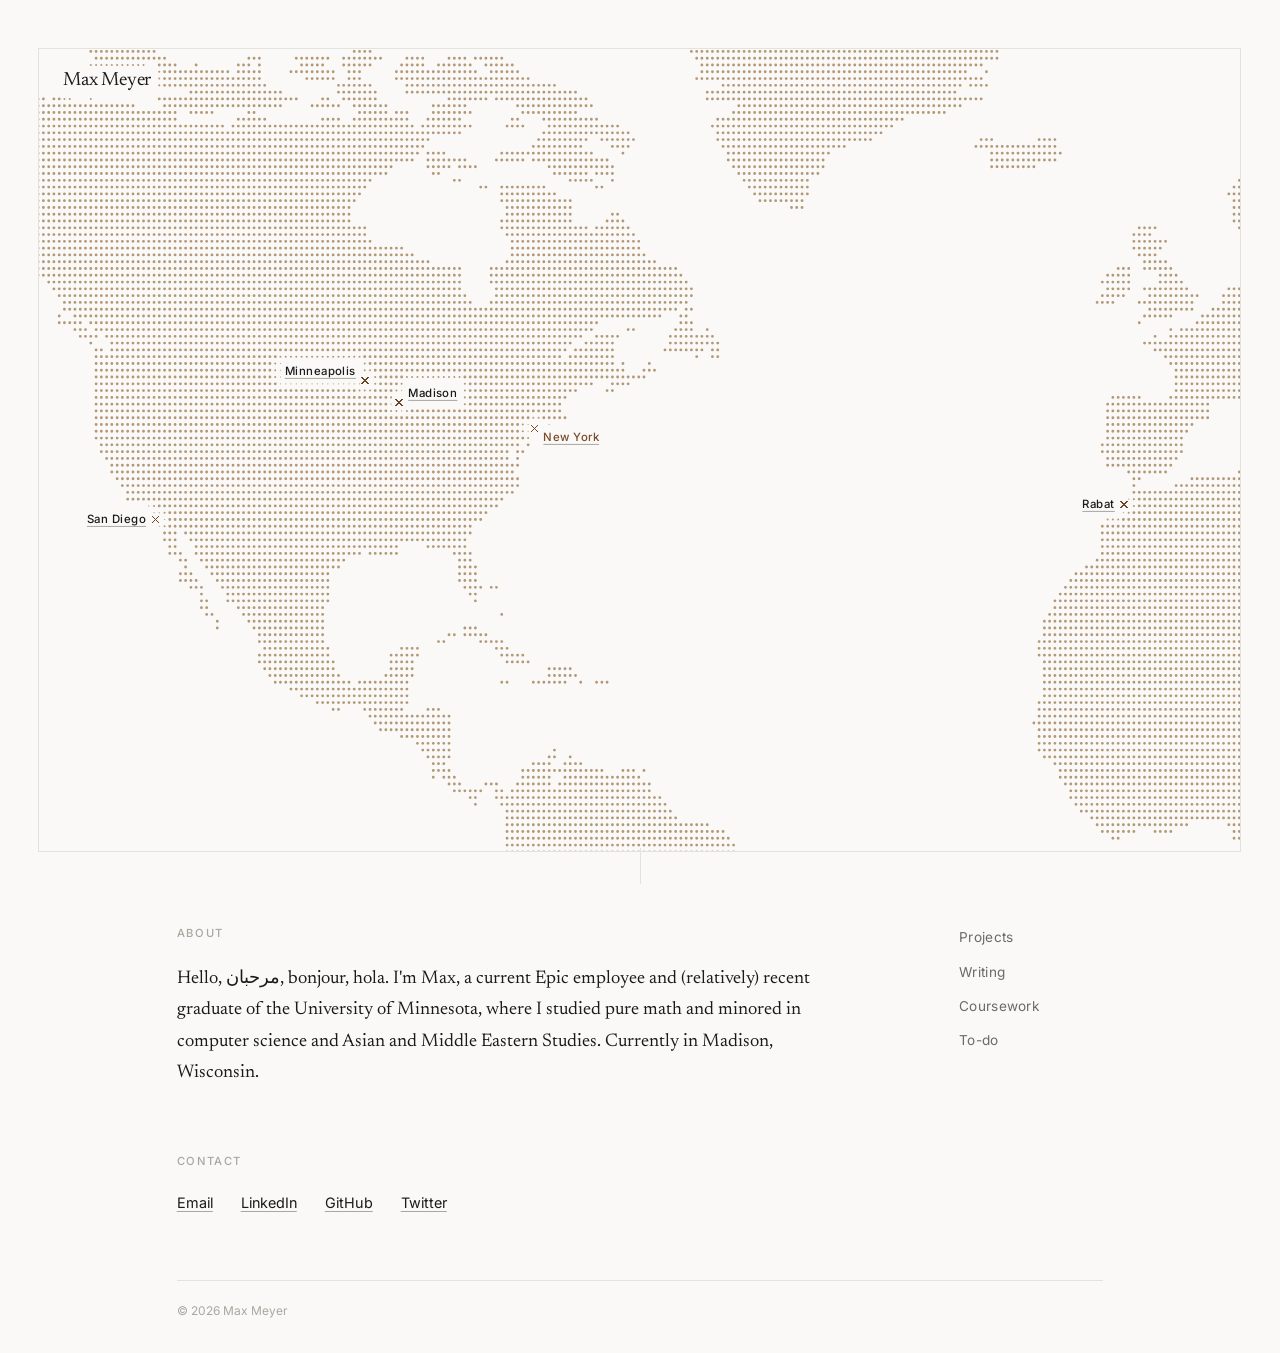
<file: index.html>
<!DOCTYPE html>
<html lang="en">
<head>
    <meta charset="UTF-8">
    <meta name="viewport" content="width=device-width, initial-scale=1.0">
    <title>Max Meyer</title>
    <link rel="preconnect" href="https://fonts.googleapis.com">
    <link rel="preconnect" href="https://fonts.gstatic.com" crossorigin>
    <link href="https://fonts.googleapis.com/css2?family=Inter:wght@400;500&family=Newsreader:ital,opsz,wght@0,6..72,400;1,6..72,400&display=swap" rel="stylesheet">
    <link rel="stylesheet" href="style.css">
</head>
<body>
    <div class="home">
        <header class="hero" id="hero">
            <div class="worldmap" id="worldmap">
                <h1 class="map-title" id="map-title">Max Meyer</h1>
                <svg aria-hidden="true" focusable="false" preserveAspectRatio="none">
                    <path class="dots"/>
                    <path class="dots dots-mid"/>
                    <path class="dots dots-small"/>
                </svg>
                <!-- Pins come from places.js -->
            </div>
            <button class="scroll-cue" type="button" aria-label="Scroll down"></button>
        </header>

        <div class="below" id="below">
            <!-- About and Contact come from content/about.js -->
            <main class="bio">
                <section>
                    <p class="label">About</p>
                    <div id="about"></div>
                </section>

                <section>
                    <p class="label">Contact</p>
                    <ul class="contact" id="contact"></ul>
                </section>
            </main>

            <nav class="side-nav" aria-label="Site">
                <ul>
                    <li><a href="projects-page.html">Projects</a></li>
                    <li><a href="blog-index-page.html">Writing</a></li>
                    <li><a href="coursework-page.html">Coursework</a></li>
                    <li><a href="todo.html">To-do</a></li>
                </ul>
            </nav>
        </div>

        <footer class="site-foot">&copy; 2026 Max Meyer</footer>
    </div>

    <script src="render.js"></script>
    <script src="content/about.js"></script>
    <script src="content/places.js"></script>
    <script>
        document.getElementById('map-title').textContent = ABOUT.name;
        document.getElementById('about').innerHTML = markup(ABOUT.about);
        document.getElementById('contact').innerHTML = ABOUT.contact.map(function (c) {
            const external = /^https?:/.test(c.url);
            return '<li><a href="' + c.url + '"' + (external ? ' target="_blank" rel="noopener"' : '') + '>' + inlineMarkup(c.label) + '</a></li>';
        }).join('');
    </script>
    <script src="home.js"></script>
</body>
</html>
</file>
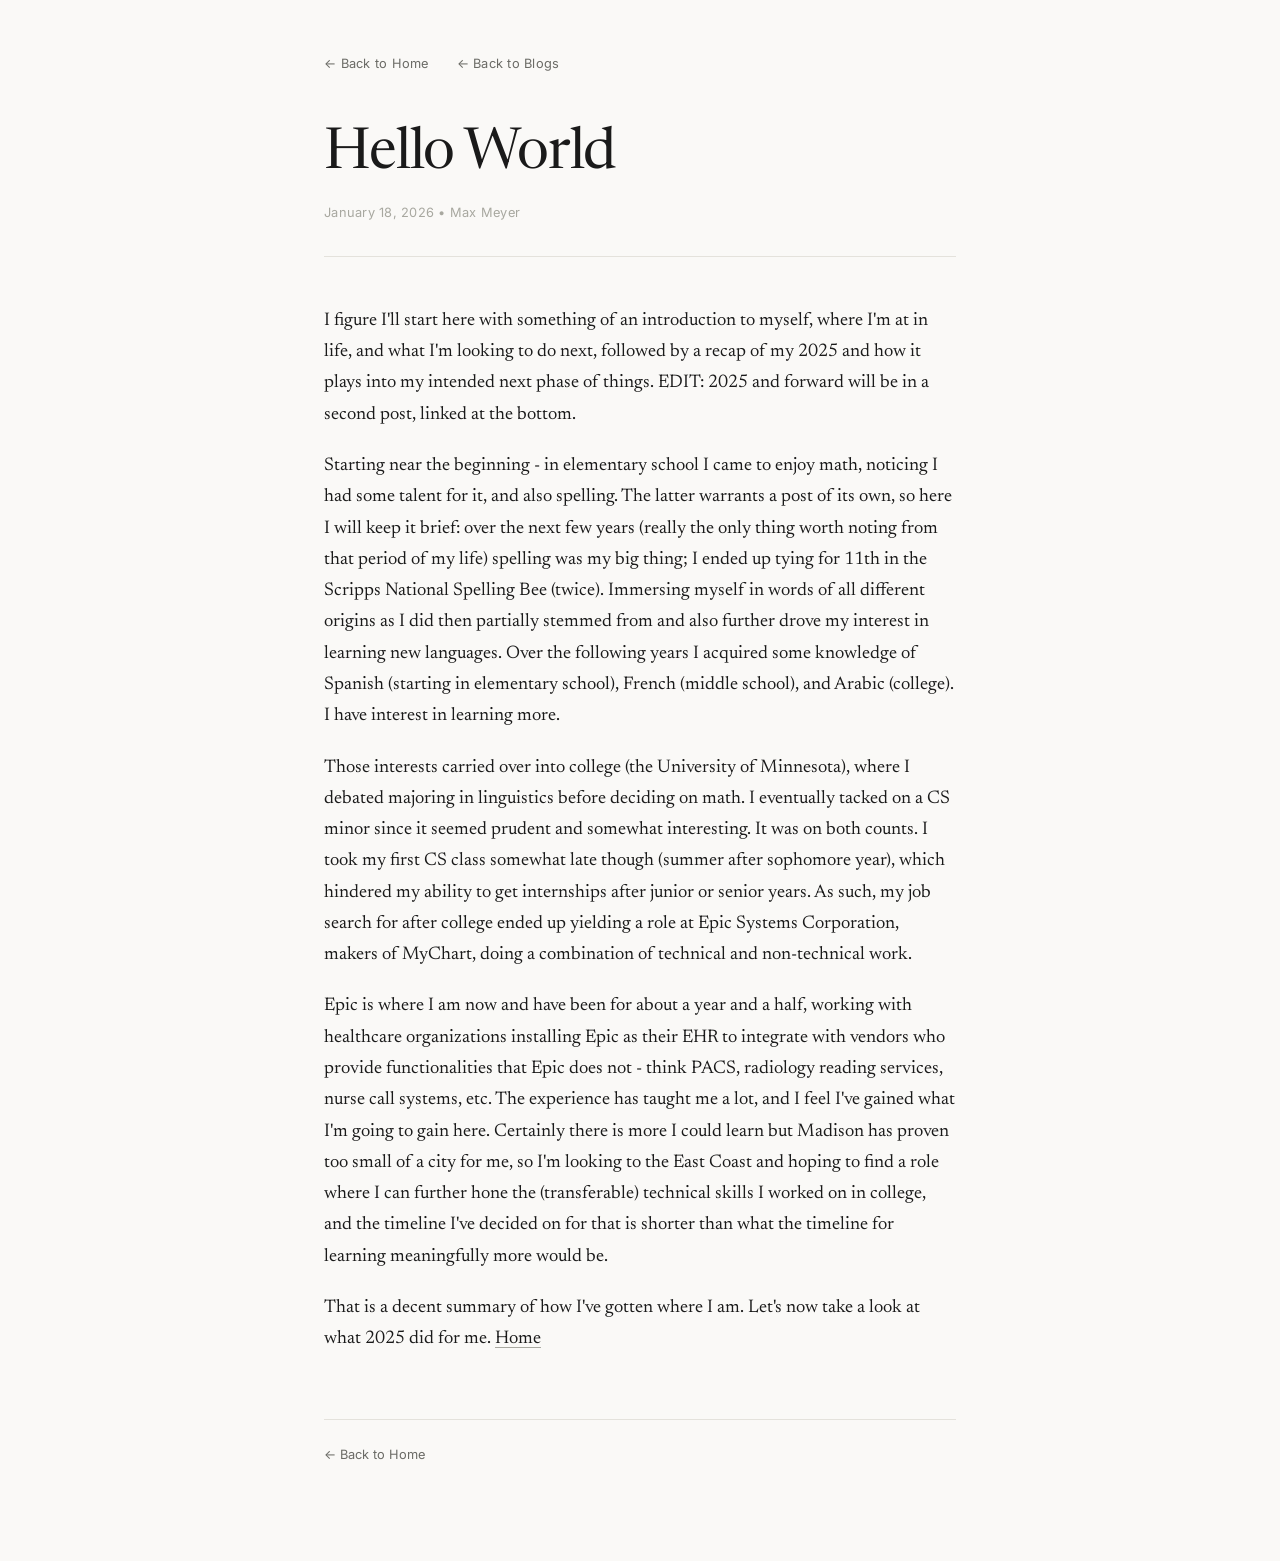
<file: 2025.html>
<!DOCTYPE html>
<html lang="en">
<head>
    <meta charset="UTF-8">
    <!-- This post now lives in content/posts/; this file only forwards old links. -->
    <meta http-equiv="refresh" content="0; url=post.html?p=intro">
    <title>Moved</title>
    <script>location.replace('post.html?p=intro' + location.hash);</script>
</head>
<body><a href="post.html?p=intro">Continue</a></body>
</html>
</file>
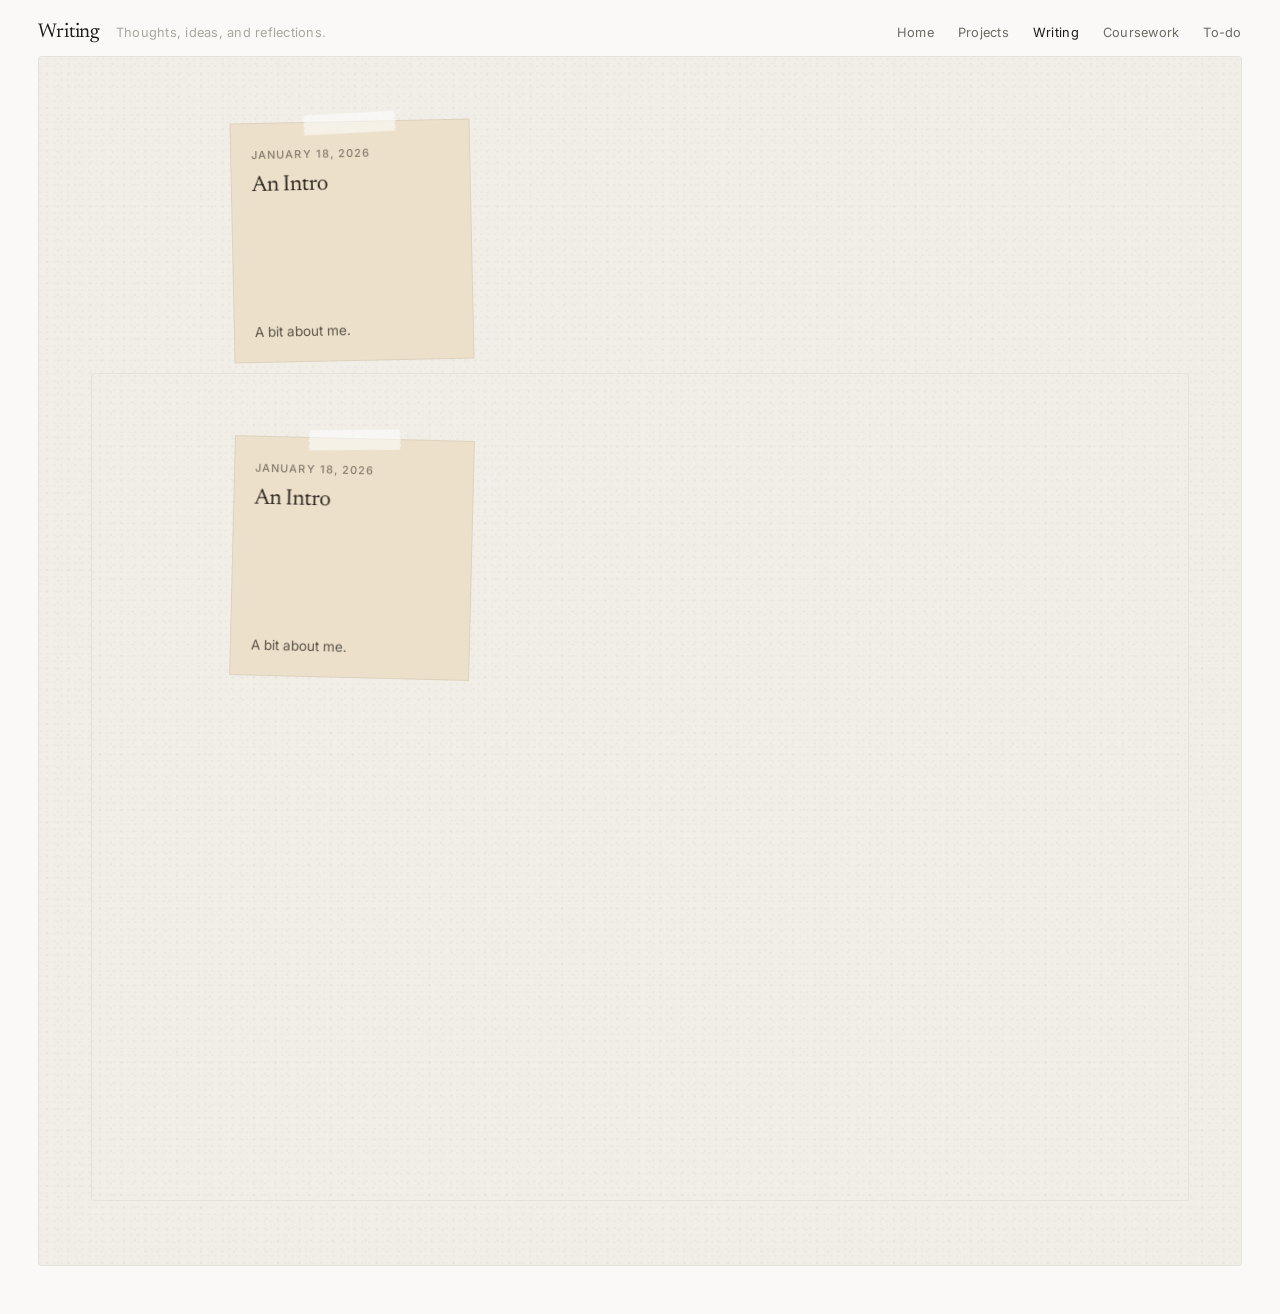
<file: blog-index-page.html>
<!DOCTYPE html>
<html lang="en">
<head>
    <meta charset="UTF-8">
    <meta name="viewport" content="width=device-width, initial-scale=1.0">
    <title>Writing - Max Meyer</title>
    <link rel="preconnect" href="https://fonts.googleapis.com">
    <link rel="preconnect" href="https://fonts.gstatic.com" crossorigin>
    <link href="https://fonts.googleapis.com/css2?family=Inter:wght@400;500&family=Newsreader:ital,opsz,wght@0,6..72,400;1,6..72,400&display=swap" rel="stylesheet">
    <link rel="stylesheet" href="style.css">
</head>
<body>
    <div class="field-page">
        <header class="field-head">
            <h1 class="field-title">Writing <span>Thoughts, ideas, and reflections.</span></h1>
            <nav class="site-nav">
                <ul>
                    <li><a href="index.html">Home</a></li>
                    <li><a href="projects-page.html">Projects</a></li>
                    <li><a href="blog-index-page.html" aria-current="page">Writing</a></li>
                    <li><a href="coursework-page.html">Coursework</a></li>
                    <li><a href="todo.html">To-do</a></li>
                </ul>
            </nav>
        </header>

        <main class="board">
            <!-- The notes are built from content/writing.js -->
            <ul class="notes" id="notes"></ul>
            </nav>
        </header>

        <main class="board">
            <!-- One sticky note per post: copy an <li> to add one.
                 Colour: change --note to var(--note-1) ... var(--note-4).
                 To hide a post: add the word `hidden` to its <li> (as on the first one)
                 and add <meta name="robots" content="noindex, nofollow"> to the post's <head>.
                 The URL still works for anyone who has it; this only removes it from the board and from search engines. -->
            <ul class="notes">
                <li hidden>
                    <a class="note" href="blog2.html" style="--note: var(--note-2)">
                        <span class="note-date">January 18?, 2026</span>
                        <span class="note-title">2025 - Looking Back and Moving Forward</span>
                        <span class="note-text">An epic about how 2025 treated me.</span>
                    </a>
                </li>
                <li>
                    <a class="note" href="2025.html" style="--note: var(--note-1)">
                        <span class="note-date">January 18, 2026</span>
                        <span class="note-title">An Intro</span>
                        <span class="note-text">A bit about me.</span>
                    </a>
                </li>
            </ul>
        </main>
    </div>

    <script src="render.js"></script>
    <script src="content/writing.js"></script>
    <script>
        document.getElementById('notes').innerHTML = POSTS.filter(function (p) {
            return !p.hidden && p.board !== false;
        }).map(function (p) {
            return '<li><a class="note" href="post.html?p=' + encodeURIComponent(p.id) + '" style="--note: var(--note-' + (p.color || 1) + ')">' +
                '<span class="note-date">' + inlineMarkup(p.date || '') + '</span>' +
                '<span class="note-title">' + inlineMarkup(p.title || p.heading || '') + '</span>' +
                '<span class="note-text">' + inlineMarkup(p.blurb || '') + '</span></a></li>';
        }).join('');
    </script>
    <script>
        /* Clicking a note zooms it to fill the screen, then opens the post. */
        (function () {
            const reduce = window.matchMedia('(prefers-reduced-motion: reduce)').matches;
            let zoom = null;

            document.querySelectorAll('.note').forEach(function (note) {
                note.addEventListener('click', function (e) {
                    if (e.button !== 0 || e.metaKey || e.ctrlKey || e.shiftKey || e.altKey || reduce) return;
                    e.preventDefault();
                    const href = note.href, r = note.getBoundingClientRect(), cs = getComputedStyle(note);
                    const angle = new DOMMatrix(cs.transform === 'none' ? undefined : cs.transform);
                    const deg = Math.atan2(angle.b, angle.a) * 180 / Math.PI;

                    zoom = document.createElement('div');
                    zoom.className = 'note-zoom';
                    zoom.style.background = cs.backgroundColor;
                    zoom.innerHTML = note.innerHTML;
                    document.body.appendChild(zoom);
                    note.style.visibility = 'hidden';

                    const from = { left: r.left + 'px', top: r.top + 'px', width: r.width + 'px', height: r.height + 'px', transform: 'rotate(' + deg + 'deg)' };
                    const to = { left: '0px', top: '0px', width: window.innerWidth + 'px', height: window.innerHeight + 'px', transform: 'rotate(0deg)' };
                    zoom.animate([from, to], { duration: 520, easing: 'cubic-bezier(.2,.8,.2,1)', fill: 'forwards' });
                    zoom.querySelectorAll('span').forEach(function (s) {
                        s.animate([{ opacity: 1 }, { opacity: 0 }], { duration: 260, fill: 'forwards' });
                    });
                    // Settle into the page colour so the post appears seamlessly.
                    const bg = getComputedStyle(document.body).backgroundColor;
                    zoom.animate([{ backgroundColor: cs.backgroundColor }, { backgroundColor: bg }],
                        { duration: 220, delay: 480, fill: 'forwards', easing: 'ease-in' }).finished.then(function () {
                            location.href = href;
                        });
                });
            });

            // Coming back with the back button: put the board back as it was.
            window.addEventListener('pageshow', function (e) {
                if (!e.persisted) return;
                if (zoom) { zoom.remove(); zoom = null; }
                document.querySelectorAll('.note').forEach(function (n) { n.style.visibility = ''; });
            });
        })();
    </script>
</body>
</html>
</file>
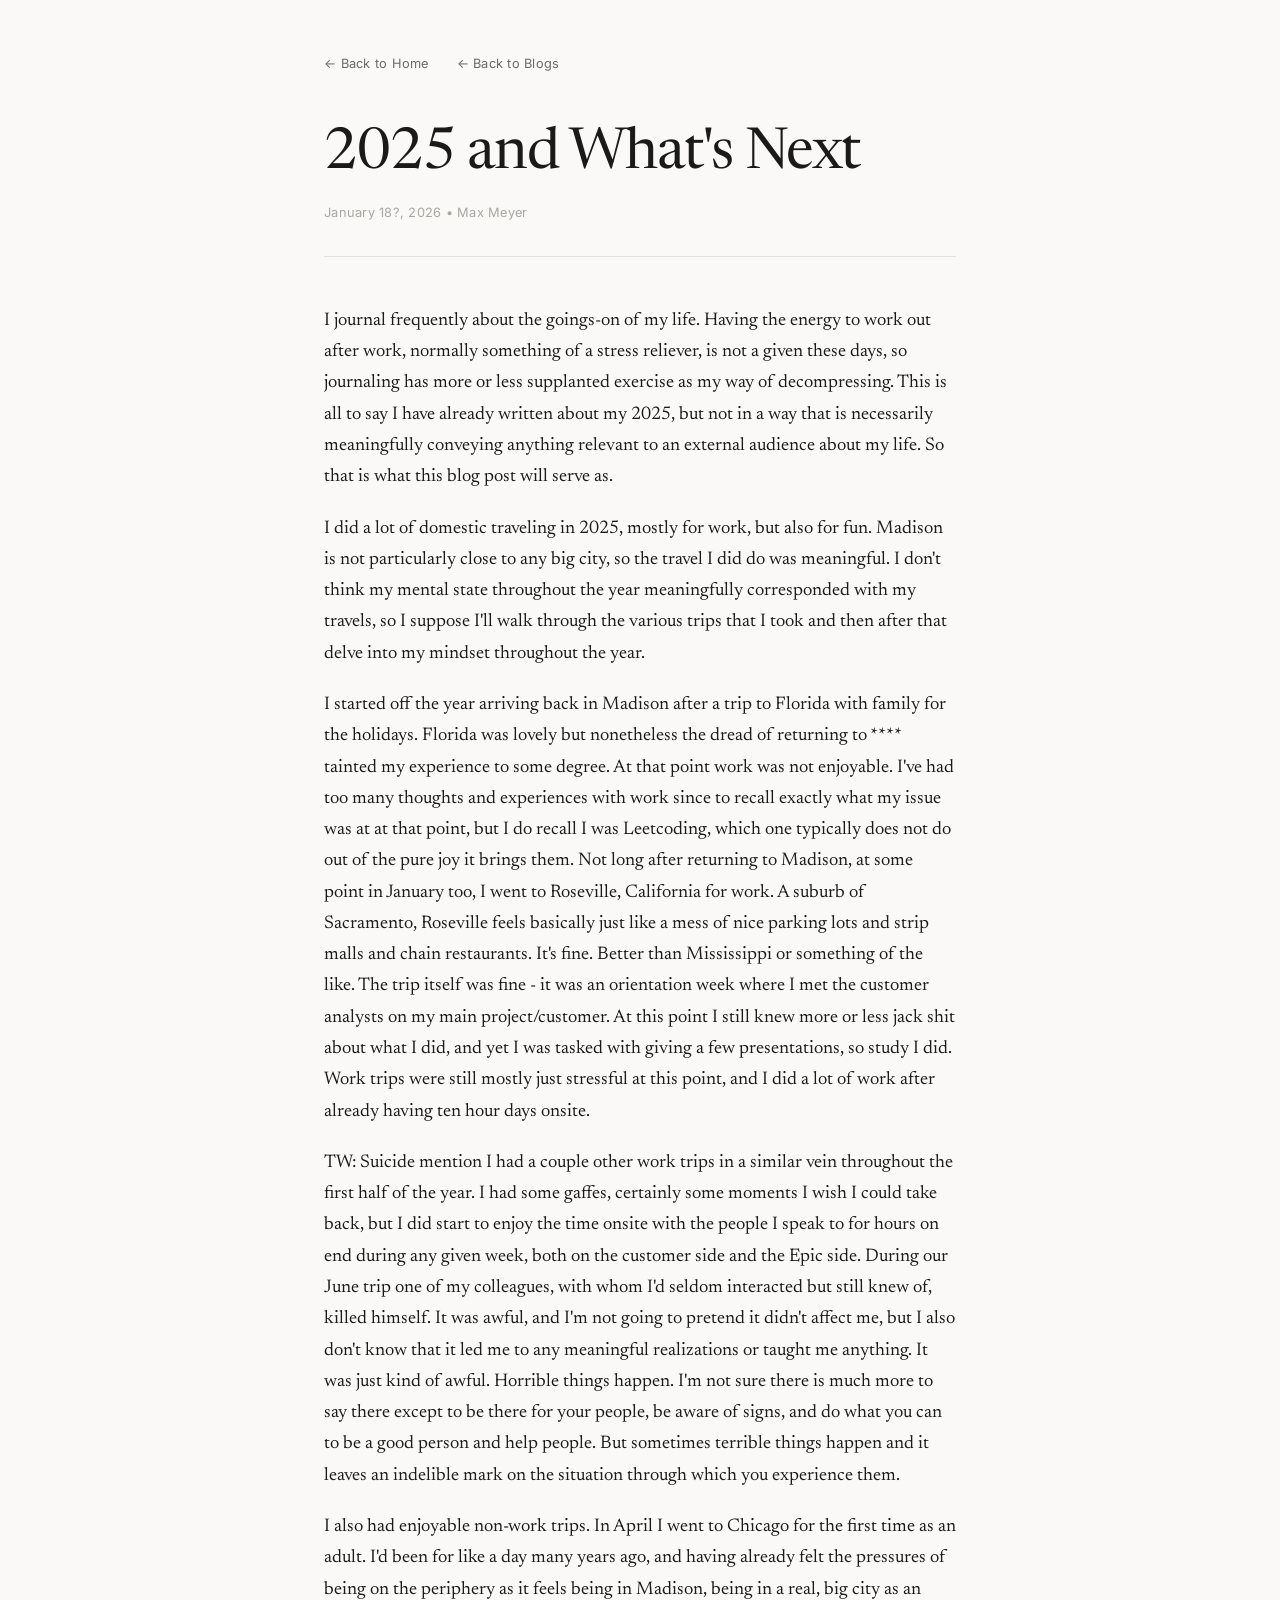
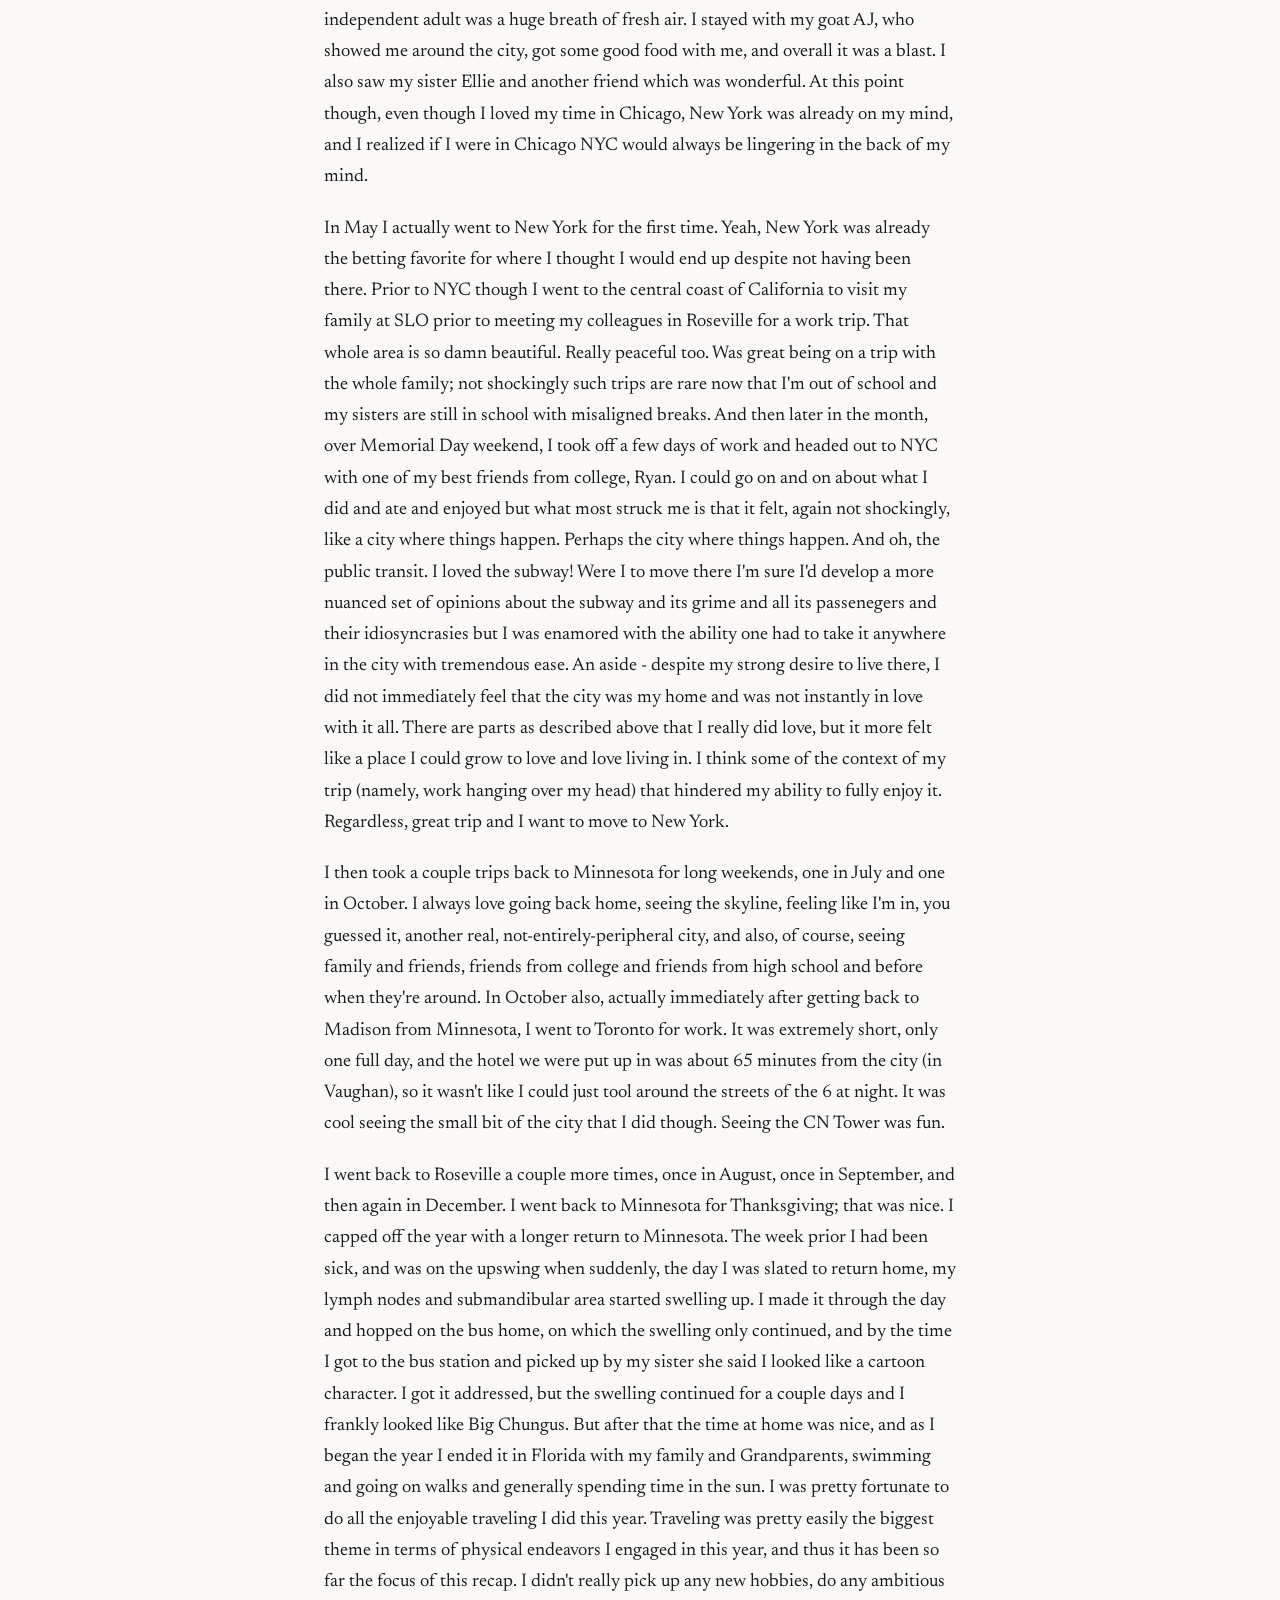
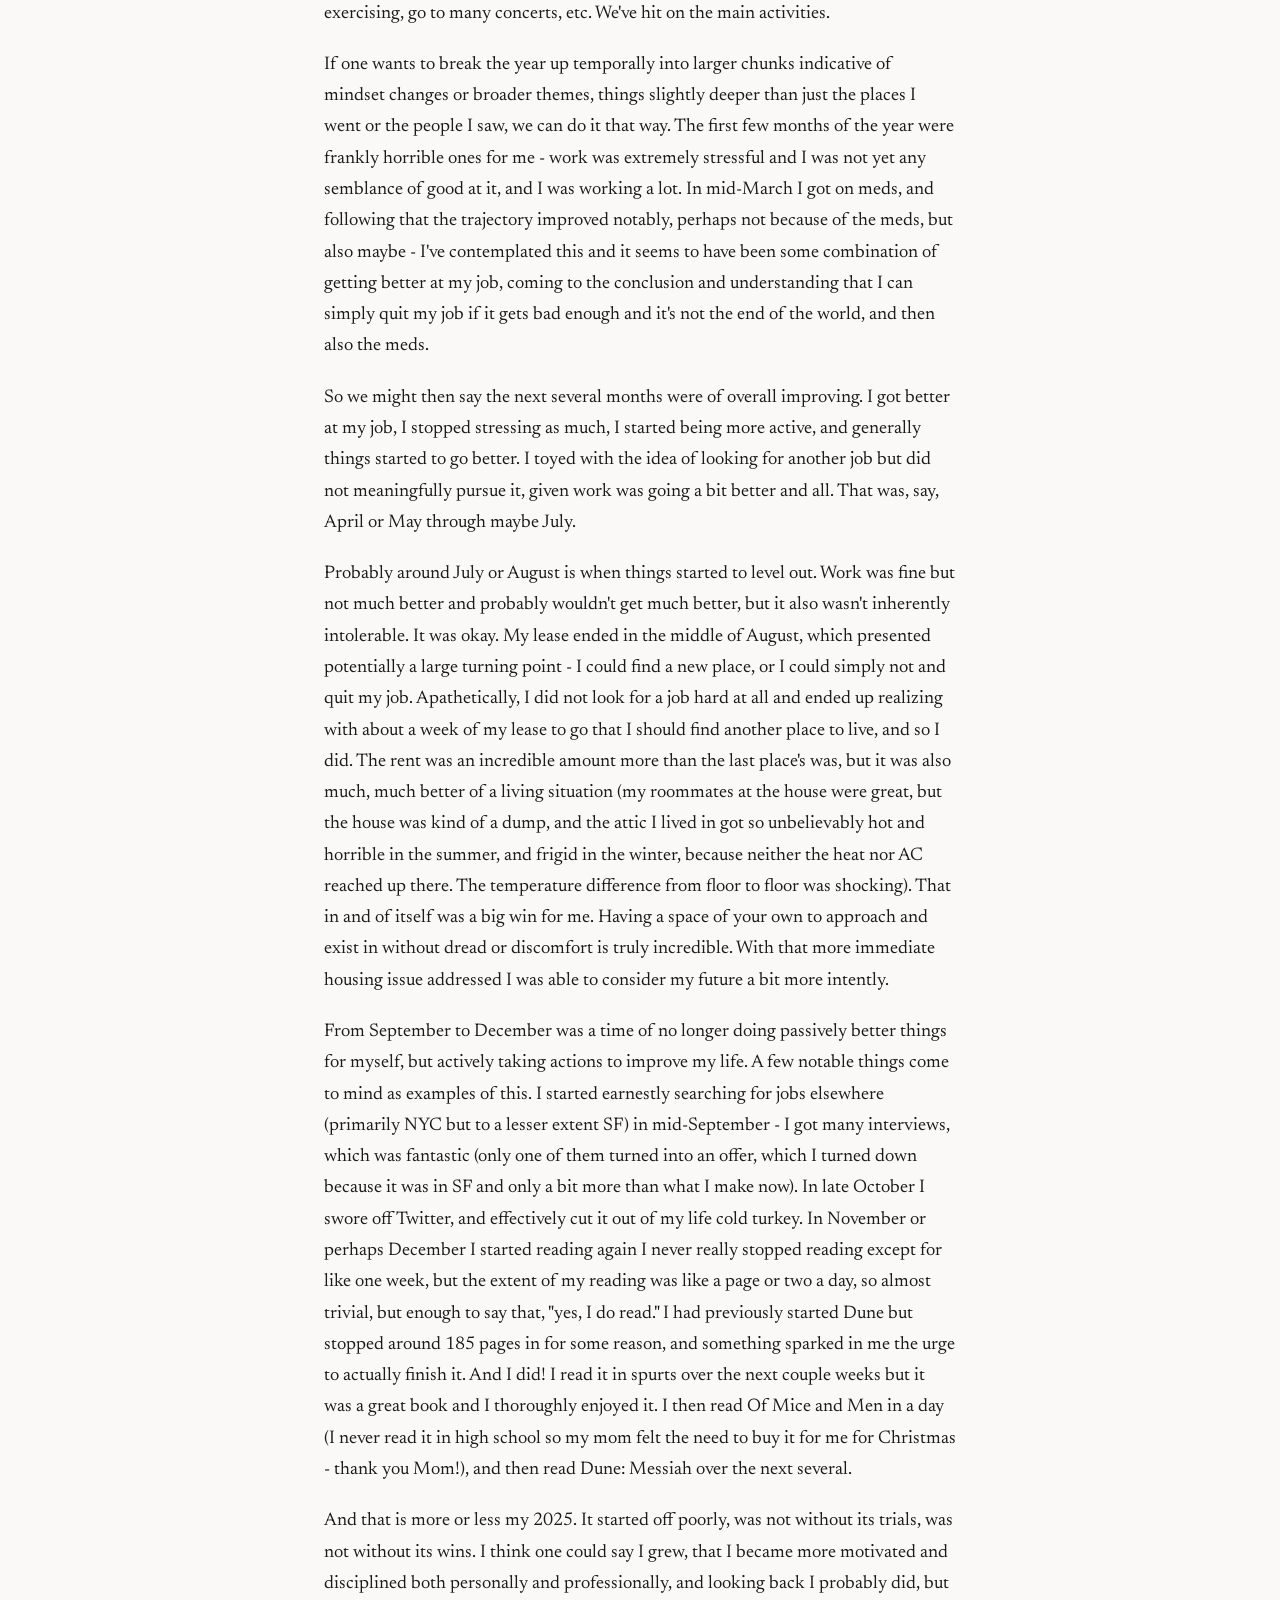
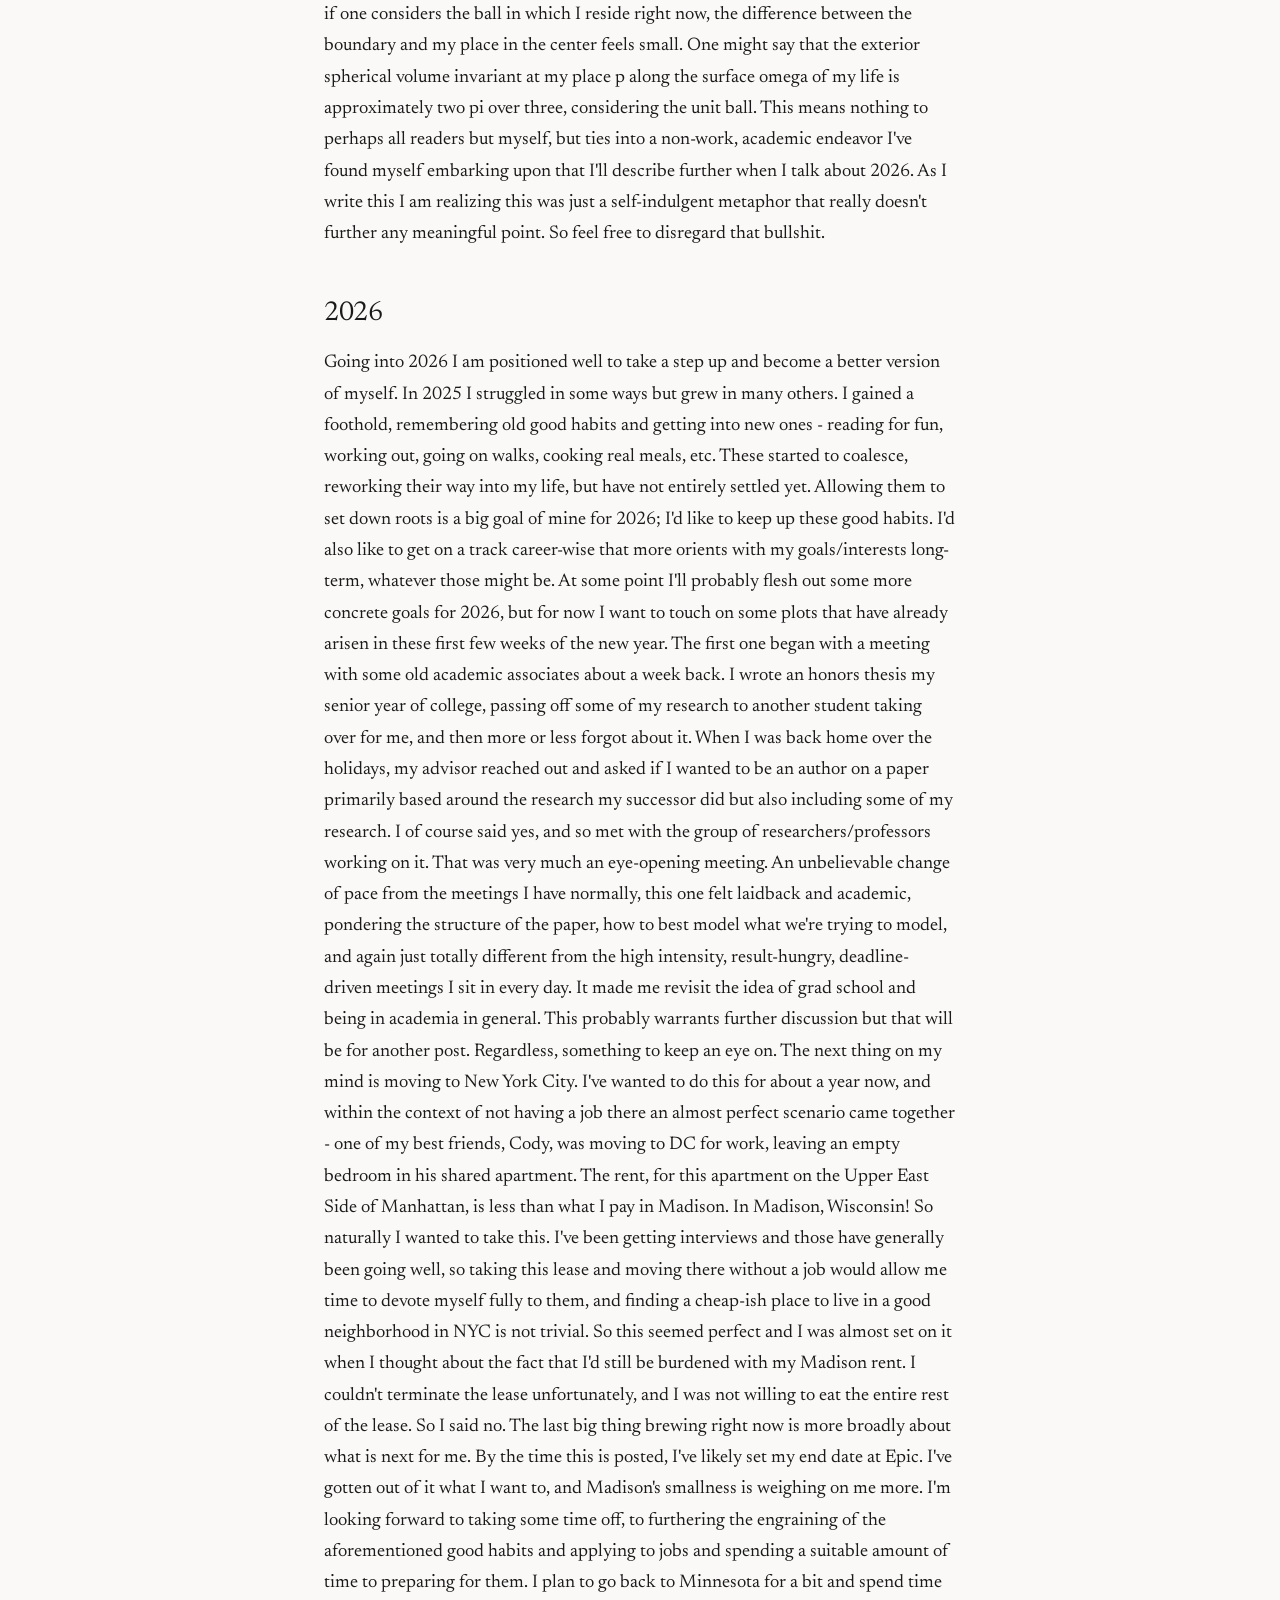
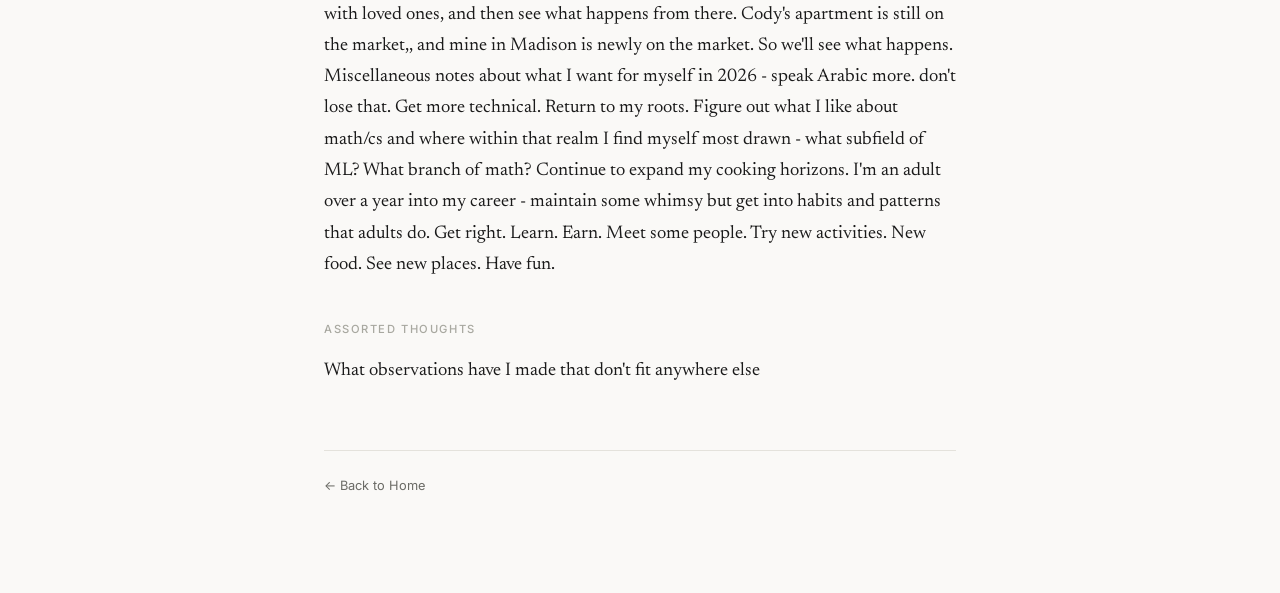
<file: blog2.html>
<!DOCTYPE html>
<html lang="en">
<head>
    <meta charset="UTF-8">
    <!-- This post now lives in content/posts/; this file only forwards old links. -->
    <meta name="robots" content="noindex, nofollow">
    <meta http-equiv="refresh" content="0; url=post.html?p=2025">
    <title>Moved</title>
    <script>location.replace('post.html?p=2025' + location.hash);</script>
</head>
<body><a href="post.html?p=2025">Continue</a></body>
</html>
</file>
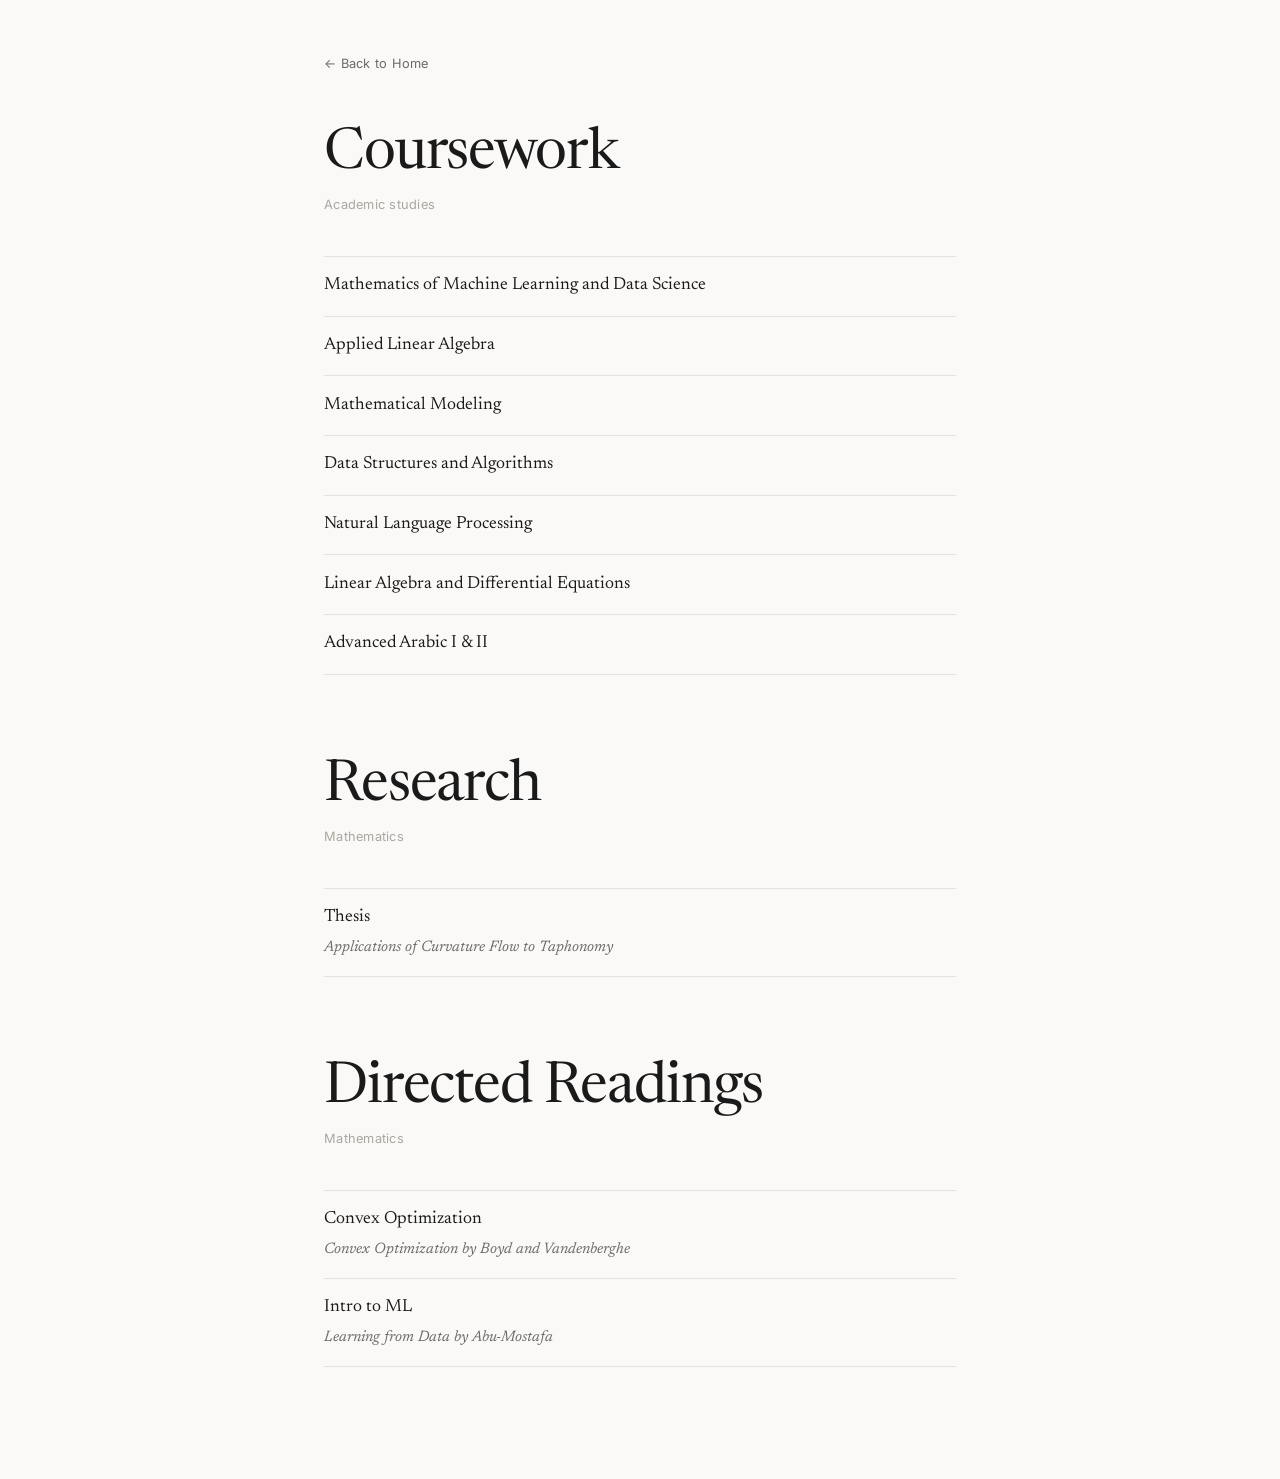
<file: coursework-page.html>
<!DOCTYPE html>
<html lang="en">
<head>
    <meta charset="UTF-8">
    <meta name="viewport" content="width=device-width, initial-scale=1.0">
    <title>Coursework - Max Meyer</title>
    <link rel="preconnect" href="https://fonts.googleapis.com">
    <link rel="preconnect" href="https://fonts.gstatic.com" crossorigin>
    <link href="https://fonts.googleapis.com/css2?family=Inter:wght@400;500&family=Newsreader:ital,opsz,wght@0,6..72,400;1,6..72,400&display=swap" rel="stylesheet">
    <link rel="stylesheet" href="style.css">
</head>
<body>
    <!-- The entries come from content/coursework.js -->
    <div class="container" id="page">
        <a href="index.html" class="back-link">← Back to Home</a>
    </div>

    <script src="render.js"></script>
    <script src="content/coursework.js"></script>
    <script>
        (function () {
            const page = document.getElementById('page');
            COURSEWORK.forEach(function (section) {
                const head = document.createElement('div');
                head.className = 'header';
                head.innerHTML = '<h1></h1><p class="subtitle"></p>';
                head.querySelector('h1').textContent = section.heading;
                head.querySelector('p').textContent = section.subtitle || '';
                page.appendChild(head);
                const ul = document.createElement('ul');
                ul.className = 'course-list';
                (section.items || []).forEach(function (item) {
                    const li = document.createElement('li');
                    li.className = 'course-item';
                    li.innerHTML = '<div class="course-title">' + inlineMarkup(item.title || '') + '</div>' +
                        (item.detail ? '<div class="course-textbook">' + inlineMarkup(item.detail) + '</div>' : '');
                    ul.appendChild(li);
                });
                page.appendChild(ul);
            });
        })();
    </script>
</body>
</html>
</file>
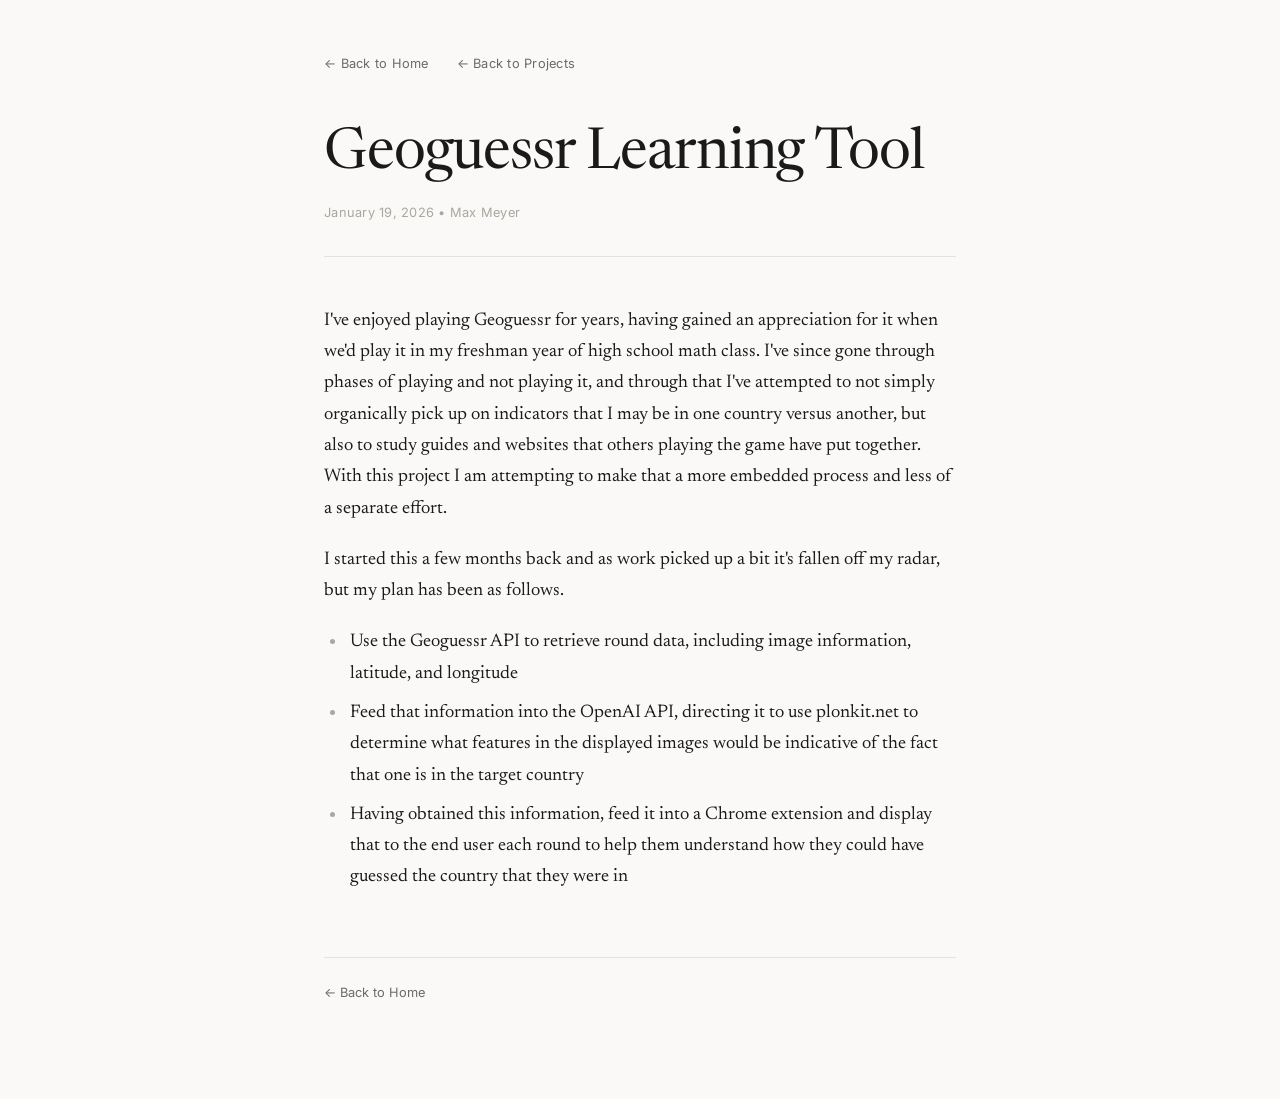
<file: Geoguessr-tool.html>
<!DOCTYPE html>
<html lang="en">
<head>
    <meta charset="UTF-8">
    <!-- This post now lives in content/posts/; this file only forwards old links. -->
    <meta http-equiv="refresh" content="0; url=post.html?p=geoguessr">
    <title>Moved</title>
    <script>location.replace('post.html?p=geoguessr' + location.hash);</script>
</head>
<body><a href="post.html?p=geoguessr">Continue</a></body>
</html>
</file>
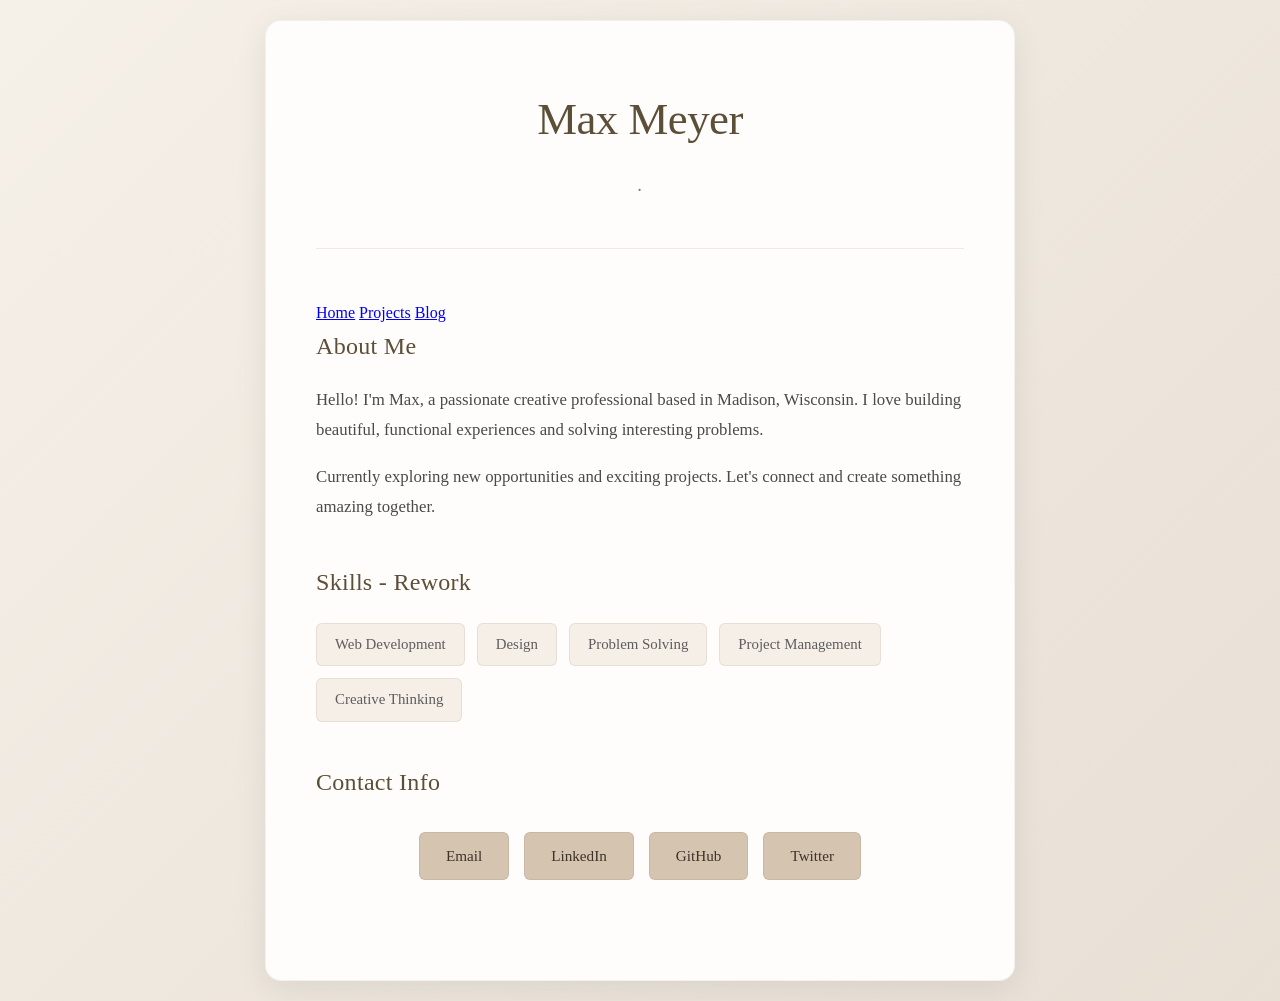
<file: max-personal-site.html>
<!DOCTYPE html>
<html lang="en">
<head>
    <meta charset="UTF-8">
    <meta name="viewport" content="width=device-width, initial-scale=1.0">
    <title>Max Meyer</title>
    <style>
        * {
            margin: 0;
            padding: 0;
            box-sizing: border-box;
        }

        body {
            font-family: 'Georgia', 'Times New Roman', serif;
            line-height: 1.7;
            color: #2c2c2c;
            background: linear-gradient(135deg, #f5f0e8 0%, #e8dfd5 100%);
            min-height: 100vh;
            display: flex;
            align-items: center;
            justify-content: center;
            padding: 20px;
        }

        .container {
            max-width: 750px;
            background: #fefdfb;
            border-radius: 16px;
            box-shadow: 0 8px 32px rgba(0,0,0,0.08);
            padding: 60px 50px;
            animation: fadeIn 0.8s ease-out;
            border: 1px solid rgba(200,190,180,0.2);
        }

        @keyframes fadeIn {
            from {
                opacity: 0;
                transform: translateY(20px);
            }
            to {
                opacity: 1;
                transform: translateY(0);
            }
        }

        .header {
            text-align: center;
            margin-bottom: 50px;
            padding-bottom: 30px;
            border-bottom: 1px solid rgba(150,130,110,0.15);
        }

        h1 {
            font-size: 2.8em;
            color: #5d4e37;
            margin-bottom: 12px;
            font-weight: 400;
            letter-spacing: -0.5px;
        }

        .tagline {
            font-size: 1.15em;
            color: #8b7355;
            font-weight: 300;
            font-style: italic;
        }

        .section {
            margin-bottom: 40px;
        }

        h2 {
            font-size: 1.5em;
            color: #5d4e37;
            margin-bottom: 18px;
            font-weight: 400;
            letter-spacing: 0.3px;
        }

        p {
            font-size: 1.05em;
            color: #4a4a4a;
            margin-bottom: 16px;
            line-height: 1.8;
        }

        .links {
            display: flex;
            gap: 15px;
            justify-content: center;
            flex-wrap: wrap;
            margin-top: 30px;
        }

        .links a {
            padding: 10px 26px;
            background: #d4c4b0;
            color: #3d3328;
            text-decoration: none;
            border-radius: 6px;
            transition: all 0.3s ease;
            font-weight: 400;
            font-size: 0.95em;
            border: 1px solid rgba(150,130,110,0.2);
        }

        .links a:hover {
            background: #c4b5a3;
            transform: translateY(-1px);
            box-shadow: 0 4px 12px rgba(93, 78, 55, 0.15);
        }

        .skills {
            display: flex;
            flex-wrap: wrap;
            gap: 12px;
            margin-top: 20px;
        }

        .skill {
            padding: 8px 18px;
            background: #f5efe7;
            border-radius: 6px;
            font-size: 0.93em;
            color: #5d5d5d;
            border: 1px solid rgba(150,130,110,0.15);
        }

        @media (max-width: 600px) {
            .container {
                padding: 40px 30px;
            }

            h1 {
                font-size: 2.2em;
            }

            .tagline {
                font-size: 1.05em;
            }
        }
    </style>
</head>
<body>
    <div class="container">
        <div class="header">
            <h1>Max Meyer</h1>
            <p class="tagline">.</p>
        </div>

        <nav>
            <a href="index.html">Home</a>
            <a href="projects.html">Projects</a>
            <a href="blog.html">Blog</a>
        </nav>

        <div class="section">
            <h2>About Me</h2>
            <p>
                Hello! I'm Max, a passionate creative professional based in Madison, Wisconsin. 
                I love building beautiful, functional experiences and solving interesting problems.
            </p>
            <p>
                Currently exploring new opportunities and exciting projects. Let's connect and create something amazing together.
            </p>
        </div>

        <div class="section">
            <h2>Skills - Rework</h2>
            <div class="skills">
                <span class="skill">Web Development</span>
                <span class="skill">Design</span>
                <span class="skill">Problem Solving</span>
                <span class="skill">Project Management</span>
                <span class="skill">Creative Thinking</span>
            </div>
        </div>

        <div class="section">
            <h2>Contact Info</h2>
            <div class="links">
                <a href="mailto:maxmeyer1@live.com">Email</a>
                <a href="https://www.linkedin.com/in/maxemeyer/" target="_blank">LinkedIn</a>
                <a href="https://github.com/maxmeye1" target="_blank">GitHub</a>
                <a href="https://x.com/mmeyerumn" target="_blank">Twitter</a>
            </div>
        </div>
    </div>
</body>
</html>
</file>
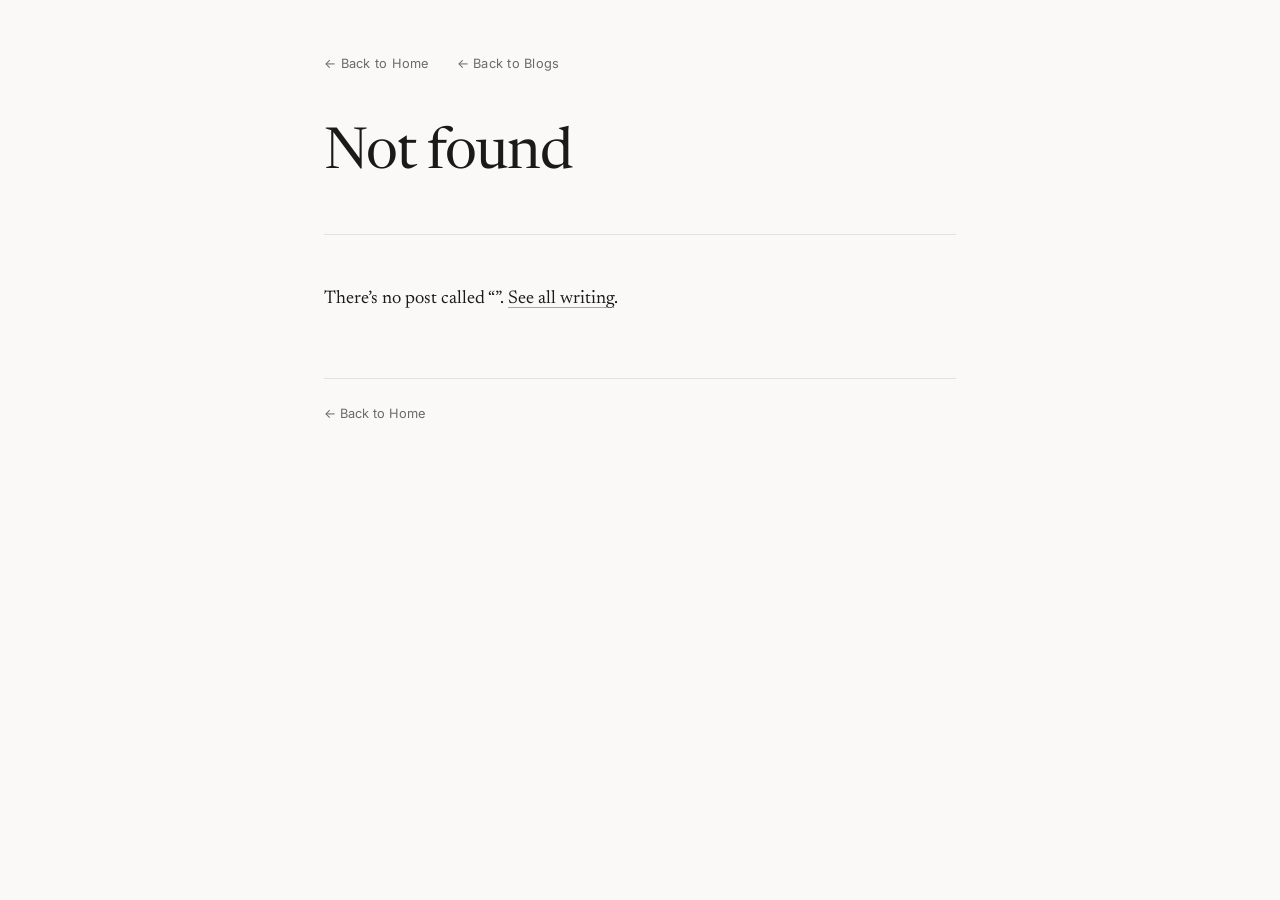
<file: post.html>
<!DOCTYPE html>
<html lang="en">
<head>
    <meta charset="UTF-8">
    <meta name="viewport" content="width=device-width, initial-scale=1.0">
    <title>Max Meyer</title>
    <link rel="preconnect" href="https://fonts.googleapis.com">
    <link rel="preconnect" href="https://fonts.gstatic.com" crossorigin>
    <link href="https://fonts.googleapis.com/css2?family=Inter:wght@400;500&family=Newsreader:ital,opsz,wght@0,6..72,400;1,6..72,400&display=swap" rel="stylesheet">
    <link rel="stylesheet" href="style.css">
</head>
<body>
    <!-- Shows one post from content/. The text lives in content/posts/<id>.js,
         and its title/date in content/writing.js. Open as post.html?p=<id>. -->
    <div class="container">
        <a href="index.html" class="back-link">← Back to Home</a>
        <a href="blog-index-page.html" class="back-link" id="back">← Back to Blogs</a>

        <article>
            <header class="post-header">
                <h1 id="heading"></h1>
                <div class="post-meta" id="meta"></div>
            </header>
            <div class="post-content" id="body"></div>
            <footer class="post-footer">
                <a href="index.html">← Back to Home</a>
            </footer>
        </article>
    </div>

    <script src="render.js"></script>
    <script src="content/about.js"></script>
    <script src="content/writing.js"></script>
    <script>
        (function () {
            const id = new URLSearchParams(location.search).get('p');
            const post = POSTS.filter(function (p) { return p.id === id; })[0];
            const heading = document.getElementById('heading'), body = document.getElementById('body');
            if (!post) {
                heading.textContent = 'Not found';
                body.innerHTML = '<p>There’s no post called “' + (id || '') + '”. <a href="blog-index-page.html">See all writing</a>.</p>';
                return;
            }
            if (post.hidden) {
                const m = document.createElement('meta');
                m.name = 'robots'; m.content = 'noindex, nofollow';
                document.head.appendChild(m);
            }
            const title = post.heading || post.title;
            document.title = title + ' - ' + ABOUT.name;
            heading.textContent = title;
            document.getElementById('meta').textContent = [post.date, ABOUT.name].filter(Boolean).join(' • ');
            if (post.back) {
                const back = document.getElementById('back');
                back.textContent = post.back.label;
                back.href = post.back.url;
            }
            const s = document.createElement('script');
            s.src = 'content/posts/' + encodeURIComponent(id) + '.js';
            s.onload = function () { body.innerHTML = markup(window.POST_BODY); };
            s.onerror = function () { body.innerHTML = '<p>Couldn’t load content/posts/' + id + '.js.</p>'; };
            document.body.appendChild(s);
        })();
    </script>
</body>
</html>
</file>
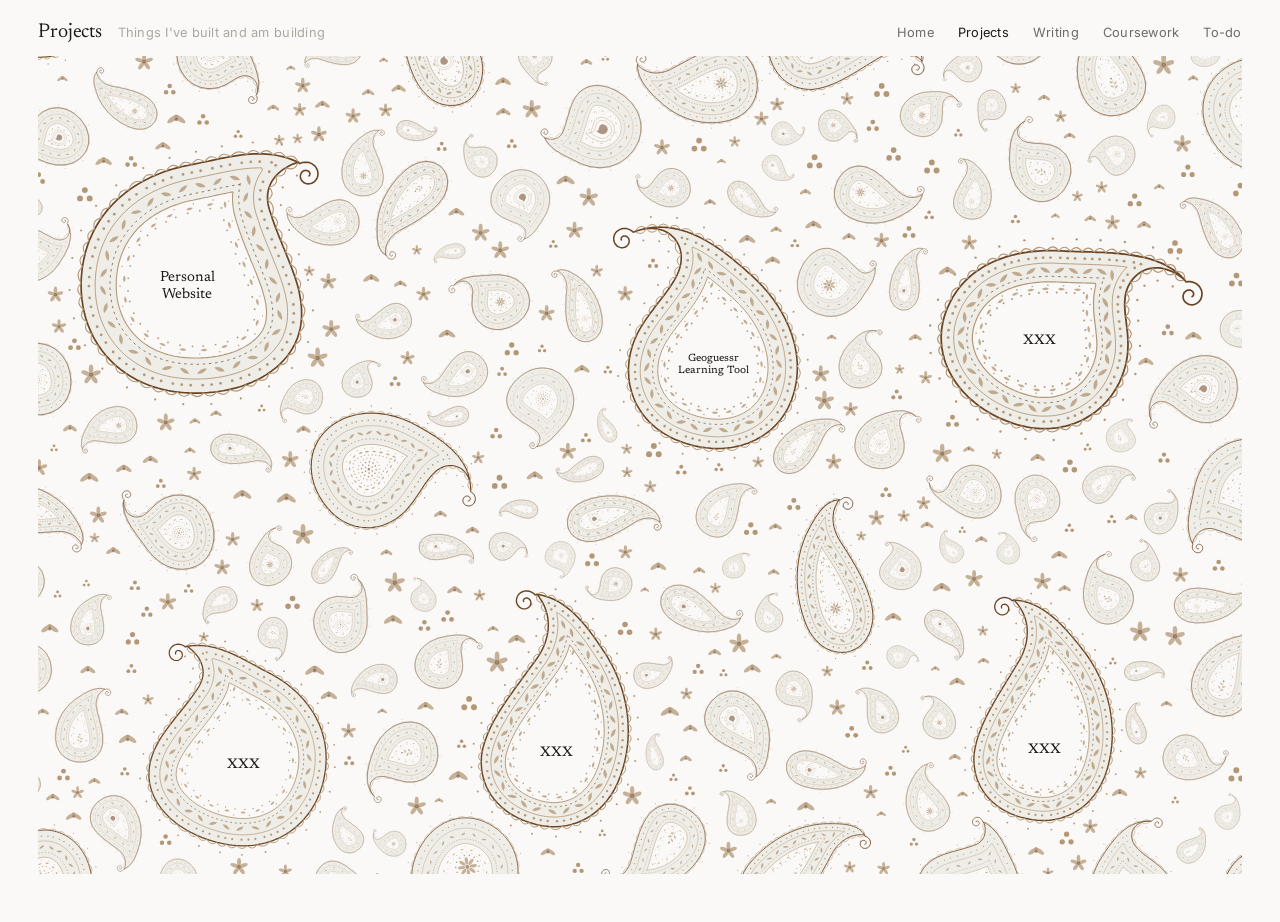
<file: projects-page.html>
<!DOCTYPE html>
<html lang="en">
<head>
    <meta charset="UTF-8">
    <meta name="viewport" content="width=device-width, initial-scale=1.0">
    <title>Projects - Max Meyer</title>
    <link rel="preconnect" href="https://fonts.googleapis.com">
    <link rel="preconnect" href="https://fonts.gstatic.com" crossorigin>
    <link href="https://fonts.googleapis.com/css2?family=Inter:wght@400;500&family=Newsreader:ital,opsz,wght@0,6..72,400;1,6..72,400&display=swap" rel="stylesheet">
    <link rel="stylesheet" href="style.css">
</head>
<body>
    <div class="field-page">
        <header class="field-head">
            <h1 class="field-title">Projects <span>Things I've built and am building</span></h1>
            <nav class="site-nav">
                <ul>
                    <li><a href="index.html">Home</a></li>
                    <li><a href="projects-page.html" aria-current="page">Projects</a></li>
                    <li><a href="blog-index-page.html">Writing</a></li>
                    <li><a href="coursework-page.html">Coursework</a></li>
                    <li><a href="todo.html">To-do</a></li>
                </ul>
            </nav>
        </header>

        <!-- The paisleys are built from content/projects.js -->
        <main class="field" id="field"></main>
    </div>

    <script src="render.js"></script>
    <script src="content/projects.js"></script>
    <script>
        (function () {
            const field = document.getElementById('field');
            PROJECTS.forEach(function (pr) {
                const el = document.createElement('article');
                el.className = 'paisley';
                const meta = [pr.status, pr.kind].filter(Boolean).join(' · ');
                el.innerHTML =
                    '<button class="paisley-name" type="button"></button>' +
                    '<div class="paisley-body">' +
                        (meta ? '<div class="kind">' + inlineMarkup(meta) + '</div>' : '') +
                        (pr.text ? markup(pr.text) : '') +
                        (pr.tags && pr.tags.length ? '<p class="tags">' + pr.tags.map(inlineMarkup).join(' · ') + '</p>' : '') +
                        (pr.links && pr.links.length ? '<div class="links">' + pr.links.map(function (l) {
                            return inlineMarkup('[' + l.label + '](' + l.url + ')');
                        }).join(' ') + '</div>' : '') +
                    '</div>';
                el.querySelector('.paisley-name').textContent = pr.name;
                field.appendChild(el);
            });
        })();
    </script>
    <script src="paisleys.js"></script>
</body>
</html>
</file>
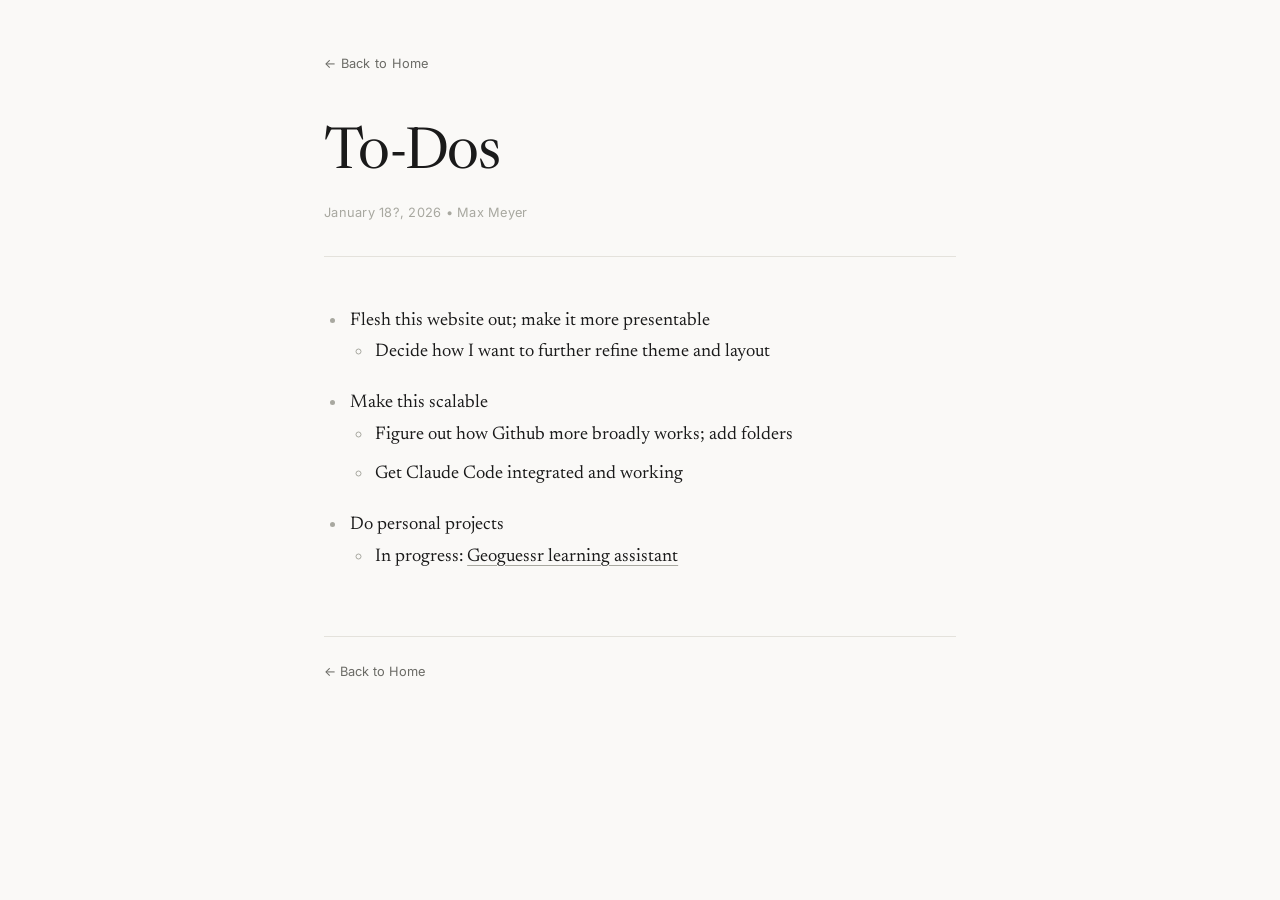
<file: todo.html>
<!DOCTYPE html>
<html lang="en">
<head>
    <meta charset="UTF-8">
    <meta name="viewport" content="width=device-width, initial-scale=1.0">
    <title>To-Dos - Max Meyer</title>
    <link rel="preconnect" href="https://fonts.googleapis.com">
    <link rel="preconnect" href="https://fonts.gstatic.com" crossorigin>
    <link href="https://fonts.googleapis.com/css2?family=Inter:wght@400;500&family=Newsreader:ital,opsz,wght@0,6..72,400;1,6..72,400&display=swap" rel="stylesheet">
    <link rel="stylesheet" href="style.css">
</head>
<body>
    <!-- The text comes from content/todo.js -->
    <div class="container">
        <a href="index.html" class="back-link">← Back to Home</a>

        <article>
            <header class="post-header">
                <h1 id="heading"></h1>
                <div class="post-meta" id="meta"></div>
            </header>
            <div class="post-content" id="body"></div>
            <footer class="post-footer">
                <a href="index.html">← Back to Home</a>
            </footer>
        </article>
    </div>

    <script src="render.js"></script>
    <script src="content/about.js"></script>
    <script src="content/todo.js"></script>
    <script>
        document.getElementById('heading').textContent = TODO.title;
        document.getElementById('meta').textContent = [TODO.date, ABOUT.name].filter(Boolean).join(' • ');
        document.getElementById('body').innerHTML = markup(TODO.text);
    </script>
</body>
</html>
</file>
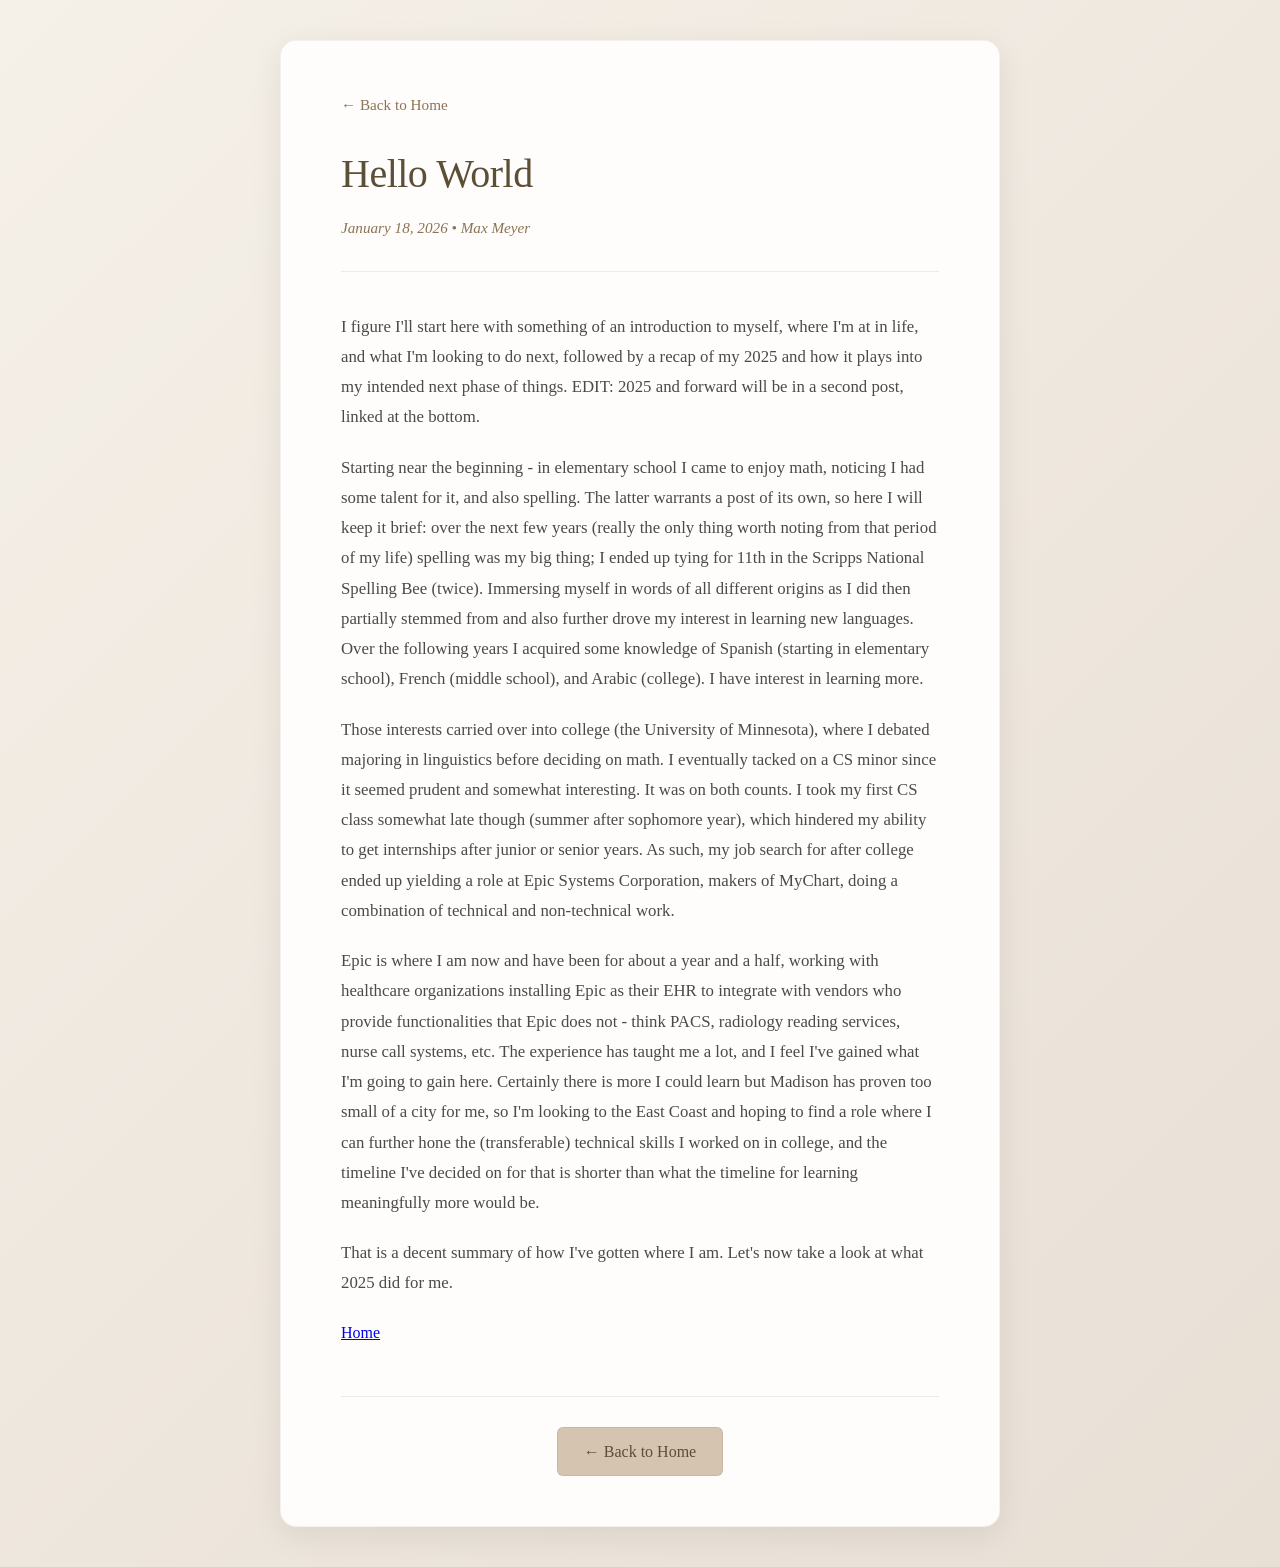
<file: blogposts/2025.html>
<!DOCTYPE html>
<html lang="en">
<head>
    <meta charset="UTF-8">
    <meta name="viewport" content="width=device-width, initial-scale=1.0">
    <title>Hello World - Max Meyer</title>
    <style>
        * {
            margin: 0;
            padding: 0;
            box-sizing: border-box;
        }

        body {
            font-family: 'Georgia', 'Times New Roman', serif;
            line-height: 1.7;
            color: #2c2c2c;
            background: linear-gradient(135deg, #f5f0e8 0%, #e8dfd5 100%);
            min-height: 100vh;
            padding: 40px 20px;
        }

        .container {
            max-width: 720px;
            margin: 0 auto;
            background: #fefdfb;
            border-radius: 16px;
            box-shadow: 0 8px 32px rgba(0,0,0,0.08);
            padding: 50px 60px;
            border: 1px solid rgba(200,190,180,0.2);
        }

        .back-link {
            display: inline-block;
            color: #8b7355;
            text-decoration: none;
            margin-bottom: 30px;
            font-size: 0.95em;
            transition: color 0.3s ease;
        }

        .back-link:hover {
            color: #5d4e37;
        }

        .post-header {
            margin-bottom: 40px;
            padding-bottom: 30px;
            border-bottom: 1px solid rgba(150,130,110,0.15);
        }

        h1 {
            font-size: 2.5em;
            color: #5d4e37;
            margin-bottom: 15px;
            font-weight: 400;
            line-height: 1.3;
            letter-spacing: -0.5px;
        }

        .post-meta {
            font-size: 0.95em;
            color: #8b7355;
            font-style: italic;
        }

        .post-content h2 {
            font-size: 1.8em;
            color: #5d4e37;
            margin-top: 40px;
            margin-bottom: 20px;
            font-weight: 400;
        }

        .post-content h3 {
            font-size: 1.4em;
            color: #5d4e37;
            margin-top: 30px;
            margin-bottom: 15px;
            font-weight: 400;
        }

        .post-content p {
            font-size: 1.05em;
            color: #4a4a4a;
            margin-bottom: 20px;
            line-height: 1.8;
        }

        .post-content ul, .post-content ol {
            margin-left: 30px;
            margin-bottom: 20px;
        }

        .post-content li {
            font-size: 1.05em;
            color: #4a4a4a;
            margin-bottom: 10px;
            line-height: 1.8;
        }

        .post-content blockquote {
            border-left: 4px solid #d4c4b0;
            padding-left: 25px;
            margin: 30px 0;
            font-style: italic;
            color: #5d5d5d;
        }

        .post-content code {
            background: #f5efe7;
            padding: 2px 6px;
            border-radius: 3px;
            font-family: 'Courier New', monospace;
            font-size: 0.9em;
            color: #5d4e37;
        }

        .post-content pre {
            background: #f5efe7;
            padding: 20px;
            border-radius: 6px;
            overflow-x: auto;
            margin: 20px 0;
            border: 1px solid rgba(150,130,110,0.15);
        }

        .post-content pre code {
            background: none;
            padding: 0;
        }

        .post-footer {
            margin-top: 50px;
            padding-top: 30px;
            border-top: 1px solid rgba(150,130,110,0.15);
            text-align: center;
        }

        .post-footer a {
            color: #5d4e37;
            text-decoration: none;
            padding: 10px 26px;
            background: #d4c4b0;
            border-radius: 6px;
            display: inline-block;
            transition: all 0.3s ease;
            border: 1px solid rgba(150,130,110,0.2);
        }

        .post-footer a:hover {
            background: #c4b5a3;
            transform: translateY(-1px);
        }

        @media (max-width: 600px) {
            .container {
                padding: 35px 25px;
            }

            h1 {
                font-size: 2em;
            }

            .post-content h2 {
                font-size: 1.5em;
            }
        }
    </style>
</head>
<body>
    <div class="container">
        <a href="index.html" class="back-link">← Back to Home</a>
        
        <article>
            <header class="post-header">
                <h1>Hello World</h1>
                <div class="post-meta">January 18, 2026 • Max Meyer</div>
            </header>

            <div class="post-content">
                <p>
                    I figure I'll start here with something of an introduction to myself, where I'm at in life, and what I'm looking to do next,
                    followed by a recap of my 2025 and how it plays into my intended next phase of things. EDIT: 2025 and forward will be in a second post, linked at the bottom.
                </p>

                <p>
                    Starting near the beginning - in elementary school I came to enjoy math, noticing I had some talent for it, and also spelling.
                    The latter warrants a post of its own, so here I will keep it brief: over the next few years (really the only thing worth
                    noting from that period of my life) spelling was my big thing; I ended up tying for 11th in the Scripps National Spelling Bee
                    (twice). Immersing myself in words of all different origins as I did then partially stemmed from and also further drove my
                    interest in learning new languages. Over the following years I acquired some knowledge of Spanish (starting in elementary school),
                    French (middle school), and Arabic (college). I have interest in learning more.
                </p>

                <p>
                    Those interests carried over into college (the University of Minnesota), where I debated majoring in linguistics before deciding on 
                    math. I eventually tacked on a CS minor since it seemed prudent and somewhat interesting. It was on both counts. I took my first
                    CS class somewhat late though (summer after sophomore year), which hindered my ability to get internships after junior or senior years.
                    As such, my job search for after college ended up yielding a role at Epic Systems Corporation, makers of MyChart, doing a combination
                    of technical and non-technical work.
                </p>

                <p>
                    Epic is where I am now and have been for about a year and a half, working with healthcare organizations installing Epic as their EHR
                    to integrate with vendors who provide functionalities that Epic does not - think PACS, radiology reading services, nurse call systems,
                    etc. The experience has taught me a lot, and I feel I've gained what I'm going to gain here. Certainly there is more I could learn but
                    Madison has proven too small of a city for me, so I'm looking to the East Coast and hoping to find a role where I can further hone the
                    (transferable) technical skills I worked on in college, and the timeline I've decided on for that is shorter than what the timeline for
                    learning meaningfully more would be.
                </p>

                <p>
                    That is a decent summary of how I've gotten where I am. Let's now take a look at what 2025 did for me.
                    <nav>
                        <a href="blog2.html">Home</a>
                    </nav> 
                </p>

            <footer class="post-footer">
                <a href="index.html">← Back to Home</a>
            </footer>
        </article>
    </div>
</body>
</html>
</file>
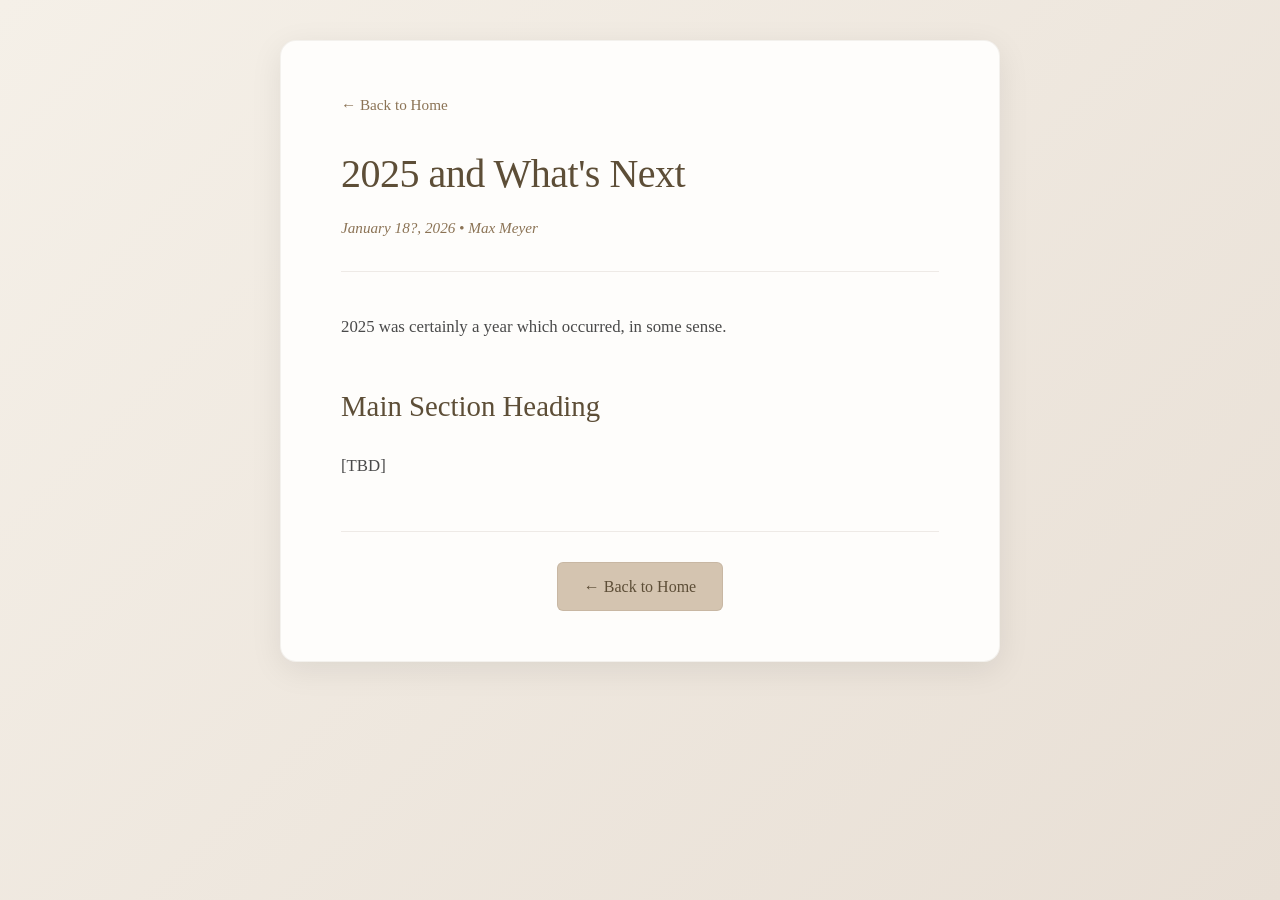
<file: blogposts/blog2.html>
<!DOCTYPE html>
<html lang="en">
<head>
    <meta charset="UTF-8">
    <meta name="viewport" content="width=device-width, initial-scale=1.0">
    <title>2025 and What's Next - Max Meyer</title>
    <style>
        * {
            margin: 0;
            padding: 0;
            box-sizing: border-box;
        }

        body {
            font-family: 'Georgia', 'Times New Roman', serif;
            line-height: 1.7;
            color: #2c2c2c;
            background: linear-gradient(135deg, #f5f0e8 0%, #e8dfd5 100%);
            min-height: 100vh;
            padding: 40px 20px;
        }

        .container {
            max-width: 720px;
            margin: 0 auto;
            background: #fefdfb;
            border-radius: 16px;
            box-shadow: 0 8px 32px rgba(0,0,0,0.08);
            padding: 50px 60px;
            border: 1px solid rgba(200,190,180,0.2);
        }

        .back-link {
            display: inline-block;
            color: #8b7355;
            text-decoration: none;
            margin-bottom: 30px;
            font-size: 0.95em;
            transition: color 0.3s ease;
        }

        .back-link:hover {
            color: #5d4e37;
        }

        .post-header {
            margin-bottom: 40px;
            padding-bottom: 30px;
            border-bottom: 1px solid rgba(150,130,110,0.15);
        }

        h1 {
            font-size: 2.5em;
            color: #5d4e37;
            margin-bottom: 15px;
            font-weight: 400;
            line-height: 1.3;
            letter-spacing: -0.5px;
        }

        .post-meta {
            font-size: 0.95em;
            color: #8b7355;
            font-style: italic;
        }

        .post-content h2 {
            font-size: 1.8em;
            color: #5d4e37;
            margin-top: 40px;
            margin-bottom: 20px;
            font-weight: 400;
        }

        .post-content h3 {
            font-size: 1.4em;
            color: #5d4e37;
            margin-top: 30px;
            margin-bottom: 15px;
            font-weight: 400;
        }

        .post-content p {
            font-size: 1.05em;
            color: #4a4a4a;
            margin-bottom: 20px;
            line-height: 1.8;
        }

        .post-content ul, .post-content ol {
            margin-left: 30px;
            margin-bottom: 20px;
        }

        .post-content li {
            font-size: 1.05em;
            color: #4a4a4a;
            margin-bottom: 10px;
            line-height: 1.8;
        }

        .post-content blockquote {
            border-left: 4px solid #d4c4b0;
            padding-left: 25px;
            margin: 30px 0;
            font-style: italic;
            color: #5d5d5d;
        }

        .post-content code {
            background: #f5efe7;
            padding: 2px 6px;
            border-radius: 3px;
            font-family: 'Courier New', monospace;
            font-size: 0.9em;
            color: #5d4e37;
        }

        .post-content pre {
            background: #f5efe7;
            padding: 20px;
            border-radius: 6px;
            overflow-x: auto;
            margin: 20px 0;
            border: 1px solid rgba(150,130,110,0.15);
        }

        .post-content pre code {
            background: none;
            padding: 0;
        }

        .post-footer {
            margin-top: 50px;
            padding-top: 30px;
            border-top: 1px solid rgba(150,130,110,0.15);
            text-align: center;
        }

        .post-footer a {
            color: #5d4e37;
            text-decoration: none;
            padding: 10px 26px;
            background: #d4c4b0;
            border-radius: 6px;
            display: inline-block;
            transition: all 0.3s ease;
            border: 1px solid rgba(150,130,110,0.2);
        }

        .post-footer a:hover {
            background: #c4b5a3;
            transform: translateY(-1px);
        }

        @media (max-width: 600px) {
            .container {
                padding: 35px 25px;
            }

            h1 {
                font-size: 2em;
            }

            .post-content h2 {
                font-size: 1.5em;
            }
        }
    </style>
</head>
<body>
    <div class="container">
        <a href="index.html" class="back-link">← Back to Home</a>
        
        <article>
            <header class="post-header">
                <h1>2025 and What's Next</h1>
                <div class="post-meta">January 18?, 2026 • Max Meyer</div>
            </header>

            <div class="post-content">
                <p>
                    2025 was certainly a year which occurred, in some sense.
                </p>

                <h2>Main Section Heading</h2>
                <p>
                   [TBD]
                </p>

            <footer class="post-footer">
                <a href="index.html">← Back to Home</a>
            </footer>
        </article>
    </div>
</body>
</html>
</file>
<file: style.css>
/* Shared styles for maxmeyer.github.io */

:root {
    --bg: #faf9f7;
    --ink: #1a1a1a;
    --muted: #6b6b66;
    --faint: #a8a8a0;
    --rule: #e4e2dc;
    --accent: #7a4a2a;
    --dot: #b39878;
    --mark: #6b4423;
    --land: #efede7;
    --board: #f1eee8;
    --note-1: #ece0cb;
    --note-2: #e4d3b8;
    --note-3: #f1e8d8;
    --note-4: #dcc9a8;
    --note-ink: #2b251c;

    --serif: 'Newsreader', 'Iowan Old Style', 'Palatino Linotype', Georgia, serif;
    --sans: 'Inter', -apple-system, BlinkMacSystemFont, 'Segoe UI', Helvetica, Arial, sans-serif;
}

@media (prefers-color-scheme: dark) {
    :root {
        --bg: #131312;
        --ink: #ecebe6;
        --muted: #9a9a92;
        --faint: #5f5f59;
        --rule: #2a2a27;
        --accent: #d8a877;
        --dot: #6a5744;
        --mark: #d8a877;
        --land: #1d1d1b;
        --board: #1a1918;
        --note-1: #3b3329;
        --note-2: #43392d;
        --note-3: #342e27;
        --note-4: #4a3d2e;
        --note-ink: #f0ebe1;
    }
}

* { margin: 0; padding: 0; box-sizing: border-box; }

html { -webkit-text-size-adjust: 100%; }

body {
    background: var(--bg);
    color: var(--ink);
    font-family: var(--serif);
    font-size: 1.15rem;
    line-height: 1.7;
    -webkit-font-smoothing: antialiased;
    text-rendering: optimizeLegibility;
}

.wrap {
    max-width: 680px;
    margin: 0 auto;
    padding: 4.5rem 1.5rem 6rem;
    animation: rise 0.7s ease-out both;
}

@keyframes rise {
    from { opacity: 0; transform: translateY(8px); }
    to   { opacity: 1; transform: none; }
}

@media (prefers-reduced-motion: reduce) {
    .wrap { animation: none; }
}

/* ---------- Top nav ---------- */

.site-nav {
    display: flex;
    flex-wrap: wrap;
    align-items: baseline;
    justify-content: flex-end;
    gap: 0.5rem 2rem;
    margin-bottom: 5rem;
    font-family: var(--sans);
    font-size: 0.8rem;
    letter-spacing: 0.02em;
}

.site-nav .mark {
    color: var(--ink);
    font-weight: 500;
    text-decoration: none;
}

.site-nav ul {
    display: flex;
    flex-wrap: wrap;
    gap: 0.4rem 1.5rem;
    list-style: none;
}

.site-nav ul a {
    color: var(--muted);
    text-decoration: none;
    transition: color 0.2s ease;
}

.site-nav ul a:hover,
.site-nav ul a[aria-current="page"] { color: var(--ink); }

/* ---------- Type ---------- */

h1 {
    font-weight: 400;
    font-size: clamp(2.6rem, 7vw, 3.6rem);
    line-height: 1.1;
    letter-spacing: -0.02em;
    margin-bottom: 1rem;
}

.lede {
    color: var(--muted);
    font-size: 1.25rem;
    line-height: 1.5;
    max-width: 32rem;
}

.label {
    font-family: var(--sans);
    font-size: 0.7rem;
    font-weight: 500;
    letter-spacing: 0.14em;
    text-transform: uppercase;
    color: var(--faint);
    margin-bottom: 1.25rem;
}

section { margin-top: 4rem; }

p + p { margin-top: 1.1rem; }

a { color: var(--ink); text-decoration-color: var(--faint); text-underline-offset: 0.2em; text-decoration-thickness: 1px; transition: text-decoration-color 0.2s ease, color 0.2s ease; }
a:hover { color: var(--accent); text-decoration-color: var(--accent); }

::selection { background: var(--accent); color: var(--bg); }

/* ---------- Lists (projects, posts, contact) ---------- */

.rows { list-style: none; border-top: 1px solid var(--rule); }

.rows > li { border-bottom: 1px solid var(--rule); }

.row {
    display: grid;
    grid-template-columns: 7.5rem 1fr;
    gap: 0.25rem 1.5rem;
    padding: 1.4rem 0;
    text-decoration: none;
    color: inherit;
}

a.row:hover h2 { color: var(--accent); }

.row .meta {
    font-family: var(--sans);
    font-size: 0.78rem;
    color: var(--faint);
    padding-top: 0.45rem;
    letter-spacing: 0.02em;
}

.row h2 {
    font-weight: 400;
    font-size: 1.35rem;
    line-height: 1.3;
    transition: color 0.2s ease;
}

.row p {
    color: var(--muted);
    font-size: 1rem;
    line-height: 1.55;
    margin-top: 0.35rem;
}

.row .tags {
    font-family: var(--sans);
    font-size: 0.72rem;
    color: var(--faint);
    margin-top: 0.6rem;
    letter-spacing: 0.02em;
}

.row .tags a { color: var(--muted); }

.contact {
    display: flex;
    flex-wrap: wrap;
    gap: 0.5rem 1.75rem;
    list-style: none;
    font-family: var(--sans);
    font-size: 0.9rem;
}

/* ---------- Footer ---------- */

.site-foot {
    margin-top: 6rem;
    padding-top: 1.5rem;
    border-top: 1px solid var(--rule);
    font-family: var(--sans);
    font-size: 0.75rem;
    color: var(--faint);
}

@media (max-width: 560px) {
    body { font-size: 1.08rem; }
    .wrap { padding-top: 2.5rem; }
    .site-nav { margin-bottom: 3.5rem; }
    .row { grid-template-columns: 1fr; }
    .row .meta { padding-top: 0; }
}

/* ---------- Home ---------- */

.home { animation: rise 0.7s ease-out both; }

.hero {
    position: relative;
    height: 100vh;
    height: 100svh;
    display: flex;
    align-items: center;
    justify-content: center;
    padding: clamp(1rem, 3vw, 2.5rem);
}

.worldmap {
    position: relative;
    width: 100%;
    aspect-ratio: 2;
    border: 1px solid var(--rule);
    container-type: inline-size;
    transform: translateY(calc(var(--pull, 0) * -26px));
    transition: transform 0.5s cubic-bezier(.2, .8, .2, 1);
}
.hero.pulling .worldmap { transition: transform 0.1s linear; }
.worldmap svg { position: absolute; inset: 0; width: 100%; height: 100%; display: block; }
.worldmap .dots { fill: none; stroke: var(--dot); stroke-linecap: round; }

.map-title {
    position: absolute;
    top: clamp(0.6rem, 1.8cqw, 1.5rem);
    left: clamp(0.7rem, 2cqw, 1.75rem);
    margin: 0;
    z-index: 2;
    font: 400 clamp(0.95rem, 1.6cqw, 1.4rem)/1 var(--serif);
    letter-spacing: -0.01em;
}

.scroll-cue {
    position: absolute;
    bottom: 1rem;
    left: 50%;
    width: 24px;
    height: 2.25rem;
    margin-left: -12px;
    border: 0;
    background: none;
    cursor: pointer;
}
.scroll-cue::before,
.scroll-cue::after {
    content: '';
    position: absolute;
    left: 50%;
    top: 0;
    width: 1px;
    background: var(--rule);
    height: 100%;
}
.scroll-cue::after {
    background: var(--mark);
    height: calc(var(--pull, 0) * 100%);
    transition: height 0.5s cubic-bezier(.2, .8, .2, 1);
}
.hero.pulling .scroll-cue::after { transition: height 0.1s linear; }

.below {
    display: grid;
    grid-template-columns: minmax(0, 680px) 9rem;
    justify-content: center;
    gap: 2.5rem clamp(3rem, 8vw, 8rem);
    padding: 1.5rem clamp(1rem, 3vw, 2.5rem) 0;
}
.bio section:first-child { margin-top: 0; }

.side-nav ul {
    list-style: none;
    display: flex;
    flex-direction: column;
    gap: 0.7rem;
    font-family: var(--sans);
    font-size: 0.85rem;
    letter-spacing: 0.02em;
    padding-top: 0.15rem;
}
.side-nav a { color: var(--muted); text-decoration: none; }
.side-nav a:hover { color: var(--ink); }

.home .site-foot {
    width: min(calc(100% - 2 * clamp(1rem, 3vw, 2.5rem)), calc(680px + 9rem + clamp(3rem, 8vw, 8rem)));
    margin: 4rem auto 0;
    padding: 1.25rem 0 2rem;
}

@media (max-width: 760px) {
    .below { grid-template-columns: minmax(0, 1fr); }
    .side-nav { order: -1; }
    .side-nav ul { flex-direction: row; flex-wrap: wrap; gap: 0.5rem 1.5rem; }
}

/* Pins */
.place { position: absolute; width: 0; height: 0; z-index: 1; --xs: clamp(5px, 0.6cqw, 9px); }
.place:hover, .place:focus-within, .place.open { z-index: 10; }

.place-x {
    position: absolute;
    left: calc(var(--xs) / -2); top: calc(var(--xs) / -2);
    width: var(--xs); height: var(--xs);
    --c: var(--mark);
    background:
        linear-gradient(45deg, transparent calc(50% - 0.65px), var(--c) calc(50% - 0.65px), var(--c) calc(50% + 0.65px), transparent calc(50% + 0.65px)),
        linear-gradient(-45deg, transparent calc(50% - 0.65px), var(--c) calc(50% - 0.65px), var(--c) calc(50% + 0.65px), transparent calc(50% + 0.65px));
}

.place-name {
    position: absolute;
    top: 0;
    transform: translateY(calc(-50% + var(--dy, 0px)));
    white-space: nowrap;
    font: 500 clamp(0.62rem, 0.95cqw, 0.9rem)/1 var(--sans);
    letter-spacing: 0.04em;
    color: var(--ink);
    background: none;
    padding: 0.15rem 0.1rem;
    border: 0;
}
button.place-name { cursor: pointer; text-decoration: underline; text-decoration-color: var(--faint); text-underline-offset: 0.25em; text-decoration-thickness: 1px; }
button.place-name:hover, .place:focus-within .place-name, .place.open .place-name { color: var(--accent); text-decoration-color: var(--accent); }
.place-name:focus-visible { outline: 1px solid var(--accent); outline-offset: 1px; }
.place--right .place-name { left: calc(var(--xs) / 2 + 4px); }
.place--left  .place-name { right: calc(var(--xs) / 2 + 4px); }

.place-note {
    position: absolute;
    top: calc(var(--dy, 0px) + 0.85em);
    width: max-content;
    max-width: 17rem;
    font: 400 clamp(0.66rem, 0.9cqw, 0.85rem)/1.45 var(--sans);
    color: var(--muted);
    white-space: normal;
    pointer-events: none;
}
.place--right .place-note { left: calc(var(--xs) / 2 + 4px); }
.place--left  .place-note { right: calc(var(--xs) / 2 + 4px); text-align: right; }
.place--left  .place-note.flip { right: auto; left: calc(var(--xs) / 2 + 4px); text-align: left; }
.place--right .place-note.flip { left: auto; right: calc(var(--xs) / 2 + 4px); text-align: right; }
.place-note.typing::after {
    content: '';
    display: inline-block;
    width: 1px; height: 1em;
    margin-left: 1px;
    vertical-align: -0.15em;
    background: var(--accent);
}

/* Where I am now: a slow, quiet ring */
.place--current .place-x { --c: var(--accent); }
.place--current .place-name { color: var(--accent); }
.place--current .place-x::before {
    content: '';
    position: absolute;
    left: 50%; top: 50%;
    width: calc(var(--xs) * 3.2);
    aspect-ratio: 1;
    box-sizing: border-box;            /* border included, so the centre is exact */
    border: 1px solid var(--accent);
    border-radius: 50%;
    opacity: 0;
    transform: translate(-50%, -50%) scale(0.35);
    animation: here 3.2s ease-out infinite;
}
@keyframes here {
    0%   { transform: translate(-50%, -50%) scale(0.35); opacity: 0.7; }
    70%  { opacity: 0; }
    100% { transform: translate(-50%, -50%) scale(1.5); opacity: 0; }
}

@media (prefers-reduced-motion: reduce) {
    .home { animation: none; }
    .place--current .place-x::before { animation: none; opacity: 0.5; transform: translate(-50%, -50%); }
    .worldmap, .scroll-cue::after { transition: none; }
}

/* ---------- Article & legacy page layout ---------- */
/* Lets older pages (blog posts, to-do, coursework, projects) pick up the
   site look without touching their content. */

.container {
    max-width: 680px;
    margin: 0 auto;
    padding: 3rem 1.5rem 6rem;
    animation: rise 0.7s ease-out both;
}

.back-link {
    display: inline-block;
    margin: 0 1.5rem 3rem 0;
    font-family: var(--sans);
    font-size: 0.8rem;
    letter-spacing: 0.02em;
    color: var(--muted);
    text-decoration: none;
}
.back-link:hover { color: var(--ink); }

.post-header {
    margin-bottom: 3rem;
    padding-bottom: 2rem;
    border-bottom: 1px solid var(--rule);
}

.post-meta,
.subtitle {
    font-family: var(--sans);
    font-size: 0.8rem;
    letter-spacing: 0.02em;
    color: var(--faint);
}

.post-content p { margin: 0 0 1.25rem; }

.post-content h2 {
    font-weight: 400;
    font-size: 1.7rem;
    line-height: 1.25;
    letter-spacing: -0.01em;
    margin: 3rem 0 1rem;
}

.post-content h3 {
    font-family: var(--sans);
    font-size: 0.7rem;
    font-weight: 500;
    letter-spacing: 0.14em;
    text-transform: uppercase;
    color: var(--faint);
    margin: 2.5rem 0 1rem;
}

.post-content ul,
.post-content ol { margin: 0 0 1.25rem 1.4rem; }
.post-content li { margin-bottom: 0.5rem; padding-left: 0.2rem; }
.post-content li::marker { color: var(--faint); }

.post-content blockquote {
    margin: 2rem 0;
    padding-left: 1.25rem;
    border-left: 2px solid var(--accent);
    color: var(--muted);
    font-style: italic;
}

.post-content code {
    font-family: ui-monospace, 'SF Mono', Menlo, monospace;
    font-size: 0.85em;
    background: var(--land);
    padding: 0.1em 0.35em;
    border-radius: 3px;
}

.post-content pre {
    background: var(--land);
    padding: 1rem 1.25rem;
    overflow-x: auto;
    margin: 1.5rem 0;
    border-radius: 4px;
}
.post-content pre code { background: none; padding: 0; }

.post-footer {
    margin-top: 4rem;
    padding-top: 1.5rem;
    border-top: 1px solid var(--rule);
    font-family: var(--sans);
    font-size: 0.8rem;
}
.post-footer a { color: var(--muted); text-decoration: none; }
.post-footer a:hover { color: var(--accent); }

/* Page-level headers (coursework, etc.) */
.header { margin: 0 0 2.5rem; }
.header:not(:first-of-type) { margin-top: 5rem; }
.header h1 { margin-bottom: 0.5rem; }

.course-list { list-style: none; border-top: 1px solid var(--rule); margin-bottom: 1rem; }
.course-item { padding: 0.9rem 0; border-bottom: 1px solid var(--rule); }
.course-item:empty,
.course-item:has(.course-title:empty):not(:has(.course-textbook:not(:empty))) { display: none; }
.course-title { font-size: 1.1rem; }
.course-textbook { font-size: 0.95rem; color: var(--muted); font-style: italic; margin-top: 0.15rem; }
.course-textbook:empty { display: none; }

@media (max-width: 560px) {
    .container { padding-top: 2rem; }
}

/* ---------- Paisleys (projects page) ---------- */

.field-page { animation: rise 0.7s ease-out both; padding: 1.25rem clamp(1rem, 3vw, 2.5rem) 3rem; }

.field-head {
    display: flex;
    flex-wrap: wrap;
    justify-content: space-between;
    align-items: baseline;
    gap: 0.5rem 2rem;
}
.field-head .site-nav { margin: 0; }
.field-title {
    margin: 0;
    font: 400 1.25rem/1.2 var(--serif);
    letter-spacing: -0.01em;
}
.field-title span {
    margin-left: 0.75rem;
    font: 400 0.8rem var(--sans);
    letter-spacing: 0.02em;
    color: var(--faint);
}

.field {
    position: relative;
    margin-top: 0.75rem;
    overflow: clip;
    transition: height 0.9s cubic-bezier(.2, .8, .2, 1);
}

.paisley,
.paisley-deco,
.paisley-sprig {
    position: absolute;
    left: 0; top: 0;
    aspect-ratio: 200 / 220;
    transition: transform 0.95s cubic-bezier(.2, .8, .2, 1), opacity 0.5s ease, scale 0.5s ease;
}
.paisley-sprig { aspect-ratio: 1; transform-origin: 50% 50%; }
.paisley { cursor: pointer; -webkit-tap-highlight-color: transparent; }
.paisley-deco, .paisley-sprig { pointer-events: none; }
.paisley-deco.tucked, .paisley-sprig.tucked { opacity: 0; scale: 0.6; }

/* Fillers: same ornament in a quieter tone so the projects stand out */
.paisley-deco .o-fill  { fill: color-mix(in srgb, var(--land) 65%, var(--bg)); stroke: var(--dot); }
.paisley-deco .o-dash  { stroke: var(--dot); }
.paisley-deco .o-curl  { stroke: var(--dot); }
.paisley-deco .o-medal { fill: color-mix(in srgb, var(--land) 35%, var(--bg)); }
.paisley-art .m-petal { fill: var(--dot); opacity: 0.75; }
.paisley-art .m-dot   { fill: var(--dot); }
.paisley-art .m-core  { fill: var(--mark); opacity: 0.55; }
.paisley-art .m-line  { fill: none; stroke: var(--dot); stroke-width: 1.2; }

.paisley[data-open] {
    aspect-ratio: auto;
    padding: clamp(2.6rem, 5vw, 3.9rem);
    cursor: default;
    z-index: 2;
}
.paisley.animating { z-index: 3; }

.paisley-art {
    position: absolute; inset: 0;
    width: 100%; height: 100%;
    overflow: visible;
    pointer-events: none;
    /* rustle: set by paisleys.js, turning the drawing about its own bulb */
    transform-origin: var(--cx, 50%) var(--cy, 60%);
    transform: translate(var(--sx, 0px), var(--sy, 0px)) rotate(var(--sr, 0deg));
}

/* Ornament (stroke widths are set by paisleys.js so they scale with each paisley) */
.paisley-art .o-fill   { fill: var(--land); stroke: var(--mark); }
.paisley-art .o-fringe { fill: none; stroke: var(--dot); }
.paisley-art .o-dot    { fill: var(--dot); }
.paisley-art .o-line   { fill: none; stroke: var(--dot); }
.paisley-art .o-leaf   { fill: var(--dot); opacity: 0.8; }
.paisley-art .o-dash   { fill: none; stroke: var(--mark); opacity: 0.7; }
.paisley-art .o-medal  { fill: var(--bg); stroke: var(--dot); }
.paisley-art .o-curl   { fill: none; stroke: var(--mark); stroke-linecap: round; }
.paisley-art .orn.appear { animation: orn-in 0.5s ease-out both; }
@keyframes orn-in { from { opacity: 0; } to { opacity: 1; } }
.paisley:not([data-open]):hover .o-fill { fill: color-mix(in srgb, var(--land) 70%, var(--dot)); }

/* Name sits in the medallion while closed */
.paisley-name {
    position: absolute;
    left: var(--nx, var(--cx, 50%)); top: var(--ny, var(--cy, 60%));
    transform: translate(-50%, -50%) translate(var(--sx, 0px), var(--sy, 0px)) rotate(var(--sr, 0deg));
    z-index: 1;
    appearance: none; background: none; border: 0; cursor: pointer;
    font: 400 1rem/1.15 var(--serif);          /* size is fitted per paisley by paisleys.js */
    color: var(--ink);
    text-align: center;
}
.paisley-name:hover { color: var(--accent); }
.paisley-name:focus-visible { outline: 1px solid var(--accent); outline-offset: 3px; }
.paisley[data-open] .paisley-name {
    position: relative;
    left: auto; top: auto; transform: none;
    width: auto;
    display: block;
    text-align: left;
    font-size: clamp(1.6rem, 3vw, 2.1rem);
    letter-spacing: -0.01em;
    margin-bottom: 0.75rem;
}

.paisley-body { display: none; position: relative; z-index: 1; font-family: var(--sans); font-size: 0.9rem; line-height: 1.6; color: var(--muted); max-width: 34rem; }
.paisley[data-open] .paisley-body { display: block; }
.paisley-body .kind { font-size: 0.7rem; letter-spacing: 0.12em; text-transform: uppercase; color: var(--faint); margin-bottom: 0.6rem; }
.paisley-body p { margin: 0 0 0.75rem; }
.paisley-body .tags { color: var(--faint); font-size: 0.78rem; margin-bottom: 0.9rem; }
.paisley-body .links { display: flex; flex-wrap: wrap; gap: 0.3rem 1.25rem; }

/* Content unrolls downward after the border has travelled */
.paisley[data-open] .paisley-name,
.paisley[data-open] .paisley-body { animation: unroll 0.7s 0.85s cubic-bezier(.2,.8,.2,1) both; }
@keyframes unroll {
    from { opacity: 0; clip-path: inset(0 0 100% 0); transform: translateY(-6px); }
    to   { opacity: 1; clip-path: inset(0 0 0 0);    transform: none; }
}

.paisley-close {
    display: none;
    position: absolute;
    top: clamp(2.1rem, 4vw, 3rem); right: clamp(2.1rem, 4vw, 3rem);
    width: 2rem; height: 2rem;
    border: 0; background: none; cursor: pointer;
    z-index: 1;
}
.paisley-close::before,
.paisley-close::after {
    content: '';
    position: absolute; left: 50%; top: 50%;
    width: 12px; height: 1px;
    background: var(--muted);
    transform: translate(-50%, -50%) rotate(45deg);
}
.paisley-close::after { transform: translate(-50%, -50%) rotate(-45deg); }
.paisley-close:hover::before, .paisley-close:hover::after { background: var(--accent); }
.paisley[data-open] .paisley-close { display: block; animation: orn-in 0.4s 0.9s both; }

@media (max-width: 700px) {
    .field-title span { display: block; margin: 0.3rem 0 0; }
}
@media (prefers-reduced-motion: reduce) {
    .field-page { animation: none; }
    .paisley[data-open] .paisley-name,
    .paisley[data-open] .paisley-body,
    .paisley[data-open] .paisley-close,
    .paisley-art .orn.appear { animation: none; }
}

/* ---------- Writing: posterboard of sticky notes ---------- */

.board {
    margin-top: 0.75rem;
    min-height: calc(100svh - 4.5rem);
    padding: clamp(2rem, 5vw, 4rem) clamp(1rem, 4vw, 4rem);
    background:
        radial-gradient(circle at 20% 30%, rgba(0, 0, 0, 0.018) 0 1px, transparent 1.5px) 0 0 / 7px 7px,
        radial-gradient(circle at 70% 60%, rgba(0, 0, 0, 0.022) 0 1px, transparent 1.5px) 0 0 / 11px 11px,
        var(--board);
    border: 1px solid var(--rule);
    border-radius: 3px;
}

.notes {
    list-style: none;
    display: grid;
    grid-template-columns: repeat(auto-fill, minmax(min(100%, 210px), 240px));
    justify-content: center;
    gap: clamp(1.75rem, 4vw, 3rem);
}
.notes > [hidden] { display: none; }

.note {
    position: relative;
    display: flex;
    flex-direction: column;
    aspect-ratio: 1;
    padding: 1.6rem 1.25rem 1.25rem;
    background: var(--note, var(--note-1));
    color: var(--note-ink);
    text-decoration: none;
    border: 1px solid color-mix(in srgb, var(--note-ink) 8%, transparent);
    transform: rotate(var(--tilt, -1.2deg));
    transition: transform 0.25s ease;
}
.notes li:nth-child(2n) .note { --tilt: 1.4deg; }
.notes li:nth-child(3n) .note { --tilt: -0.6deg; }
.notes li:nth-child(5n) .note { --tilt: 2deg; }
.note:hover,
.note:focus-visible {
    color: var(--note-ink);
    transform: rotate(0deg) translateY(-3px);
}
.note:focus-visible { outline: 2px solid var(--accent); outline-offset: 4px; }

/* a strip of tape holding it to the board */
.note::before {
    content: '';
    position: absolute;
    top: -9px; left: 50%;
    width: 38%; height: 20px;
    transform: translateX(-50%) rotate(-2deg);
    background: rgba(255, 255, 255, 0.55);
    border-left: 1px dashed rgba(0, 0, 0, 0.05);
    border-right: 1px dashed rgba(0, 0, 0, 0.05);
}

.note-date {
    font: 500 0.68rem/1 var(--sans);
    letter-spacing: 0.1em;
    text-transform: uppercase;
    opacity: 0.55;
}
.note-title {
    margin-top: 0.8rem;
    font: 400 1.4rem/1.2 var(--serif);
    letter-spacing: -0.01em;
}
.note-text {
    margin-top: auto;
    font: 400 0.85rem/1.5 var(--sans);
    opacity: 0.75;
}

.note-zoom {
    position: fixed;
    z-index: 100;
    display: flex;
    flex-direction: column;
    padding: 1.6rem 1.25rem 1.25rem;
    color: var(--note-ink);
    transform-origin: 50% 50%;
    pointer-events: none;
}

@media (prefers-color-scheme: dark) {
    .note::before { background: rgba(255, 255, 255, 0.12); }
}
</file>
